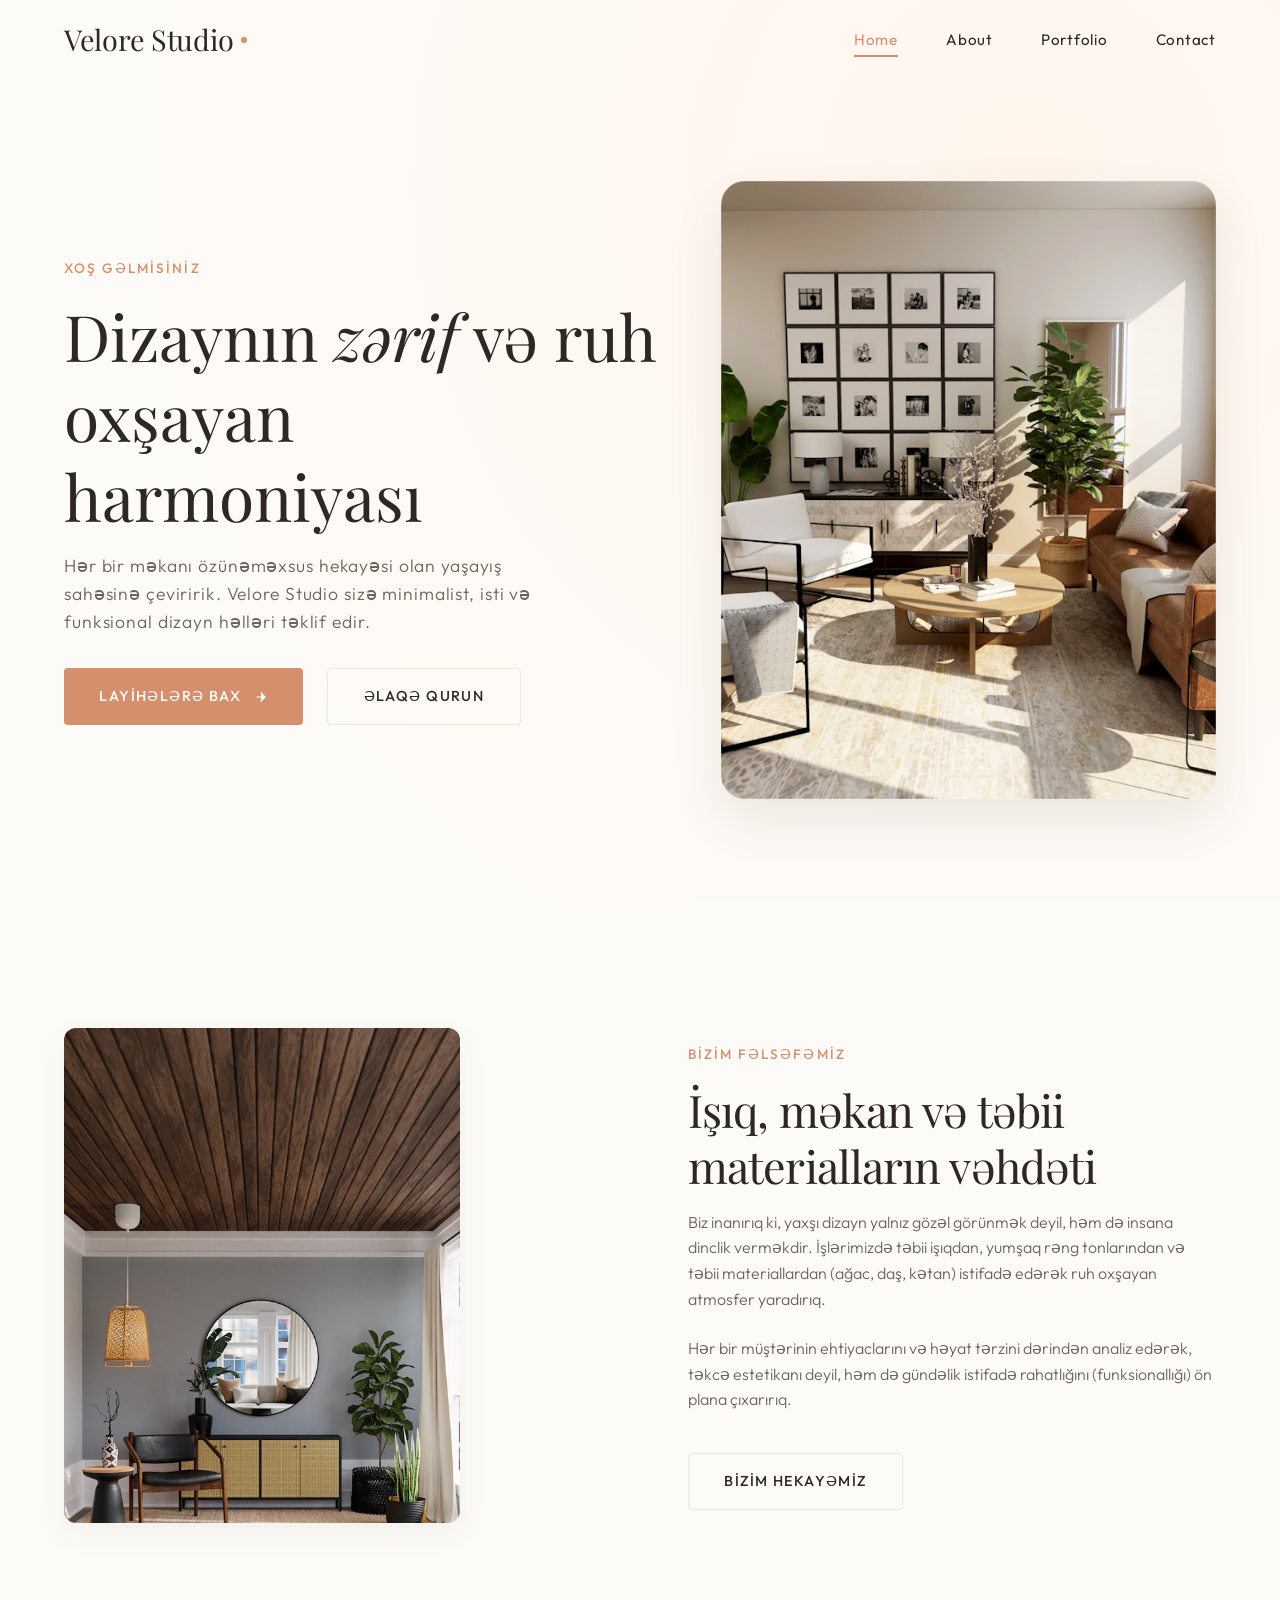
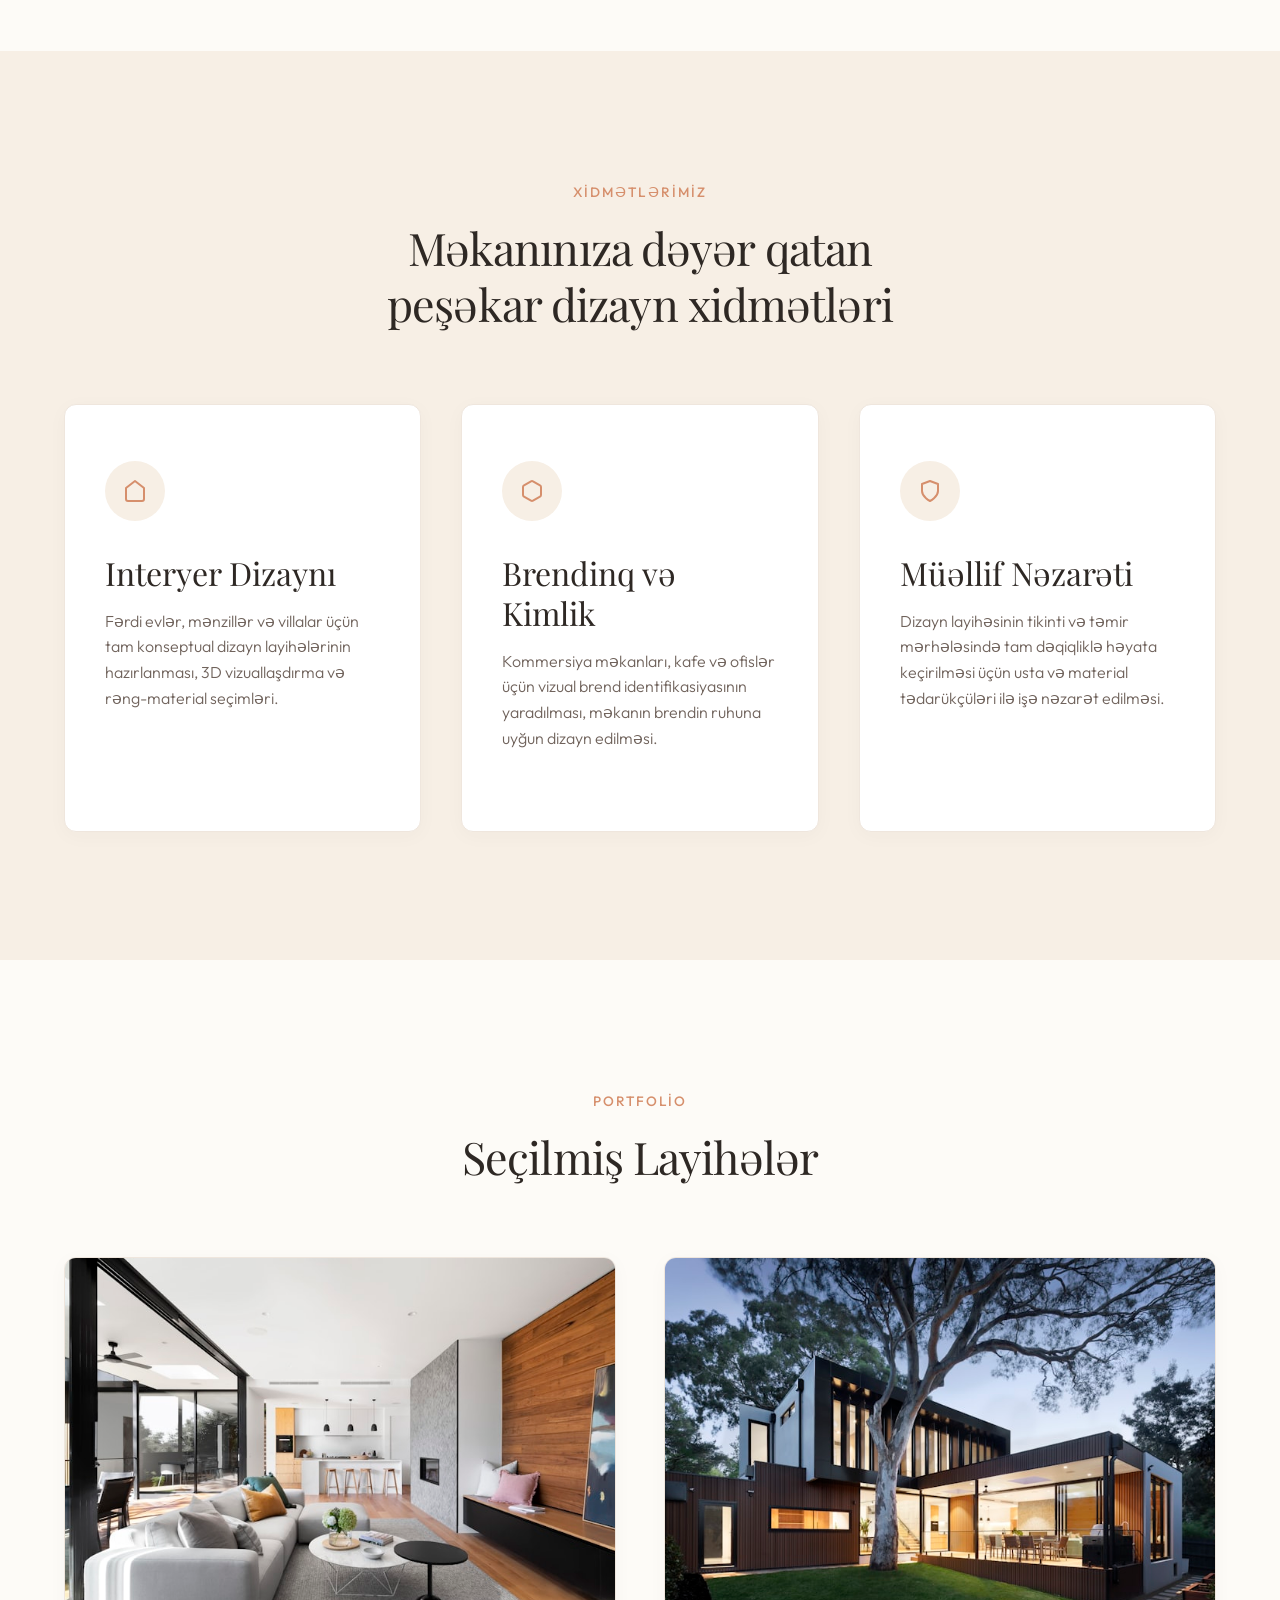
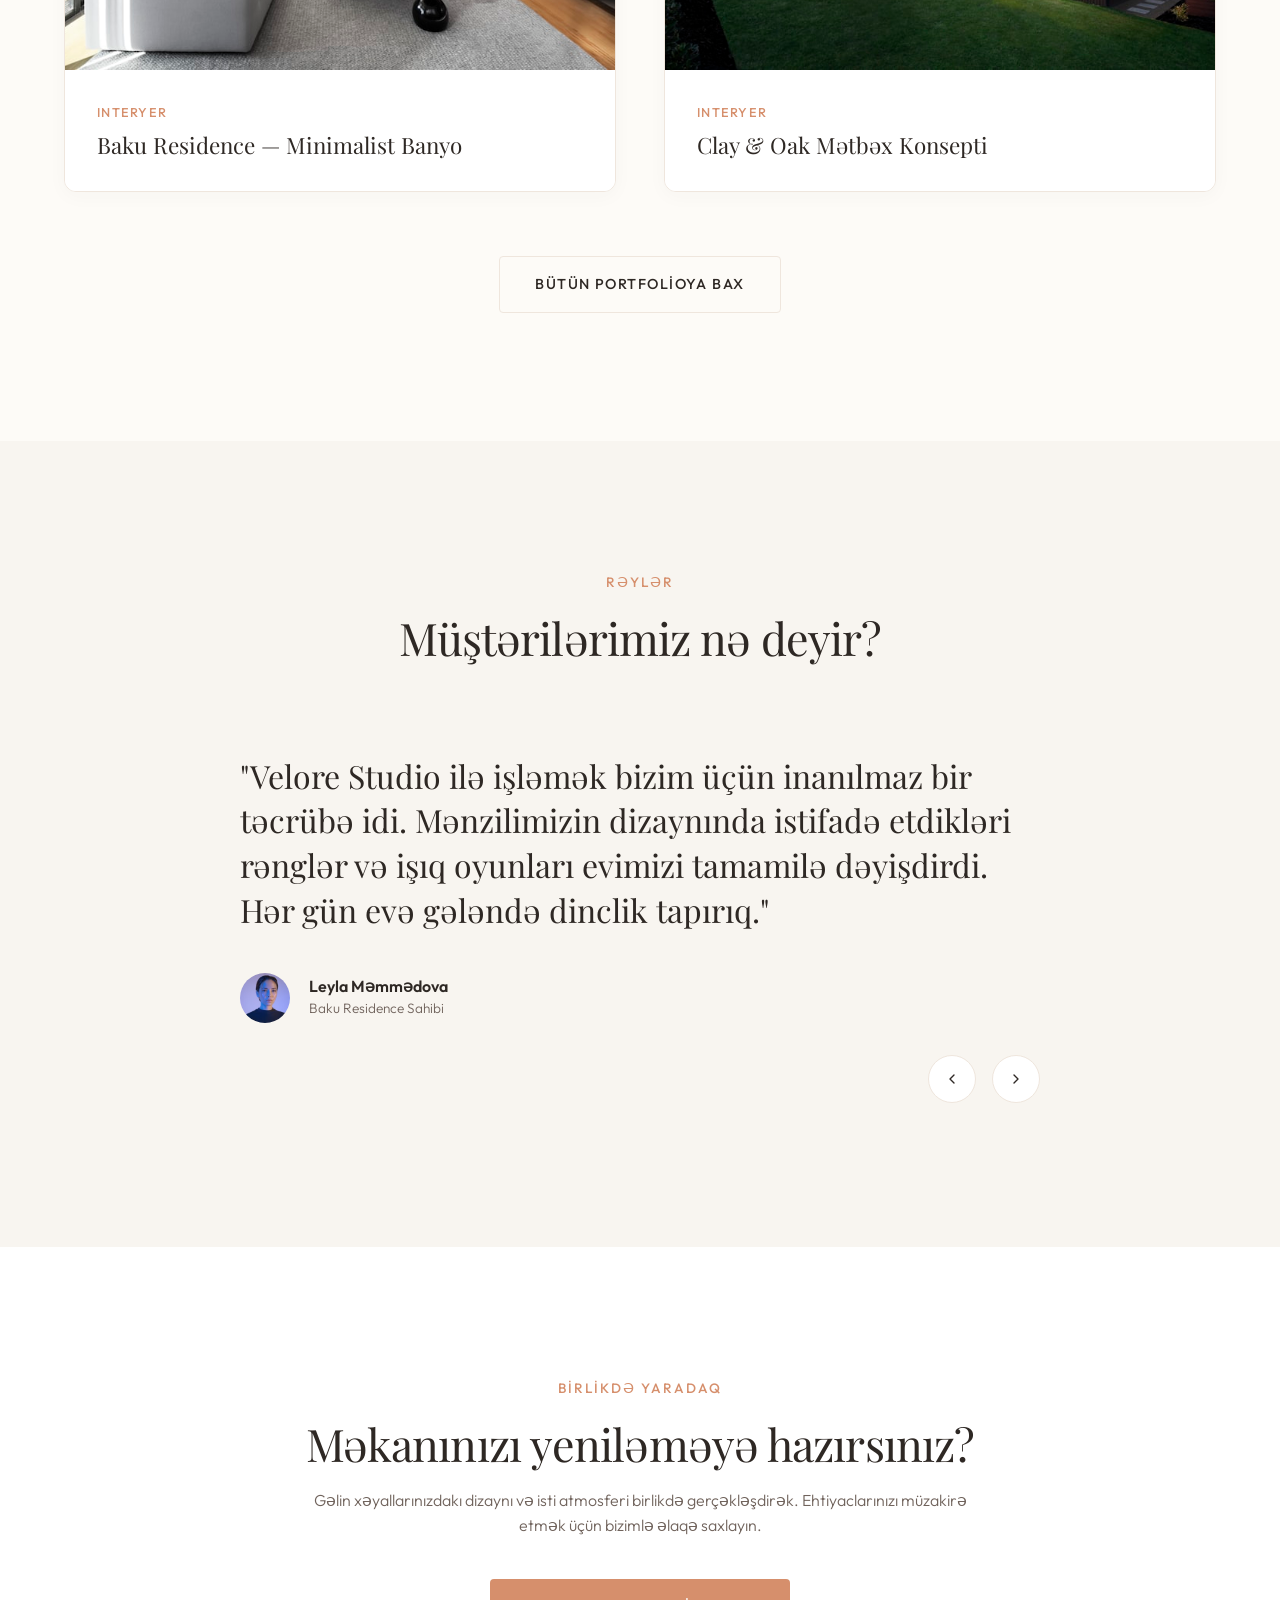
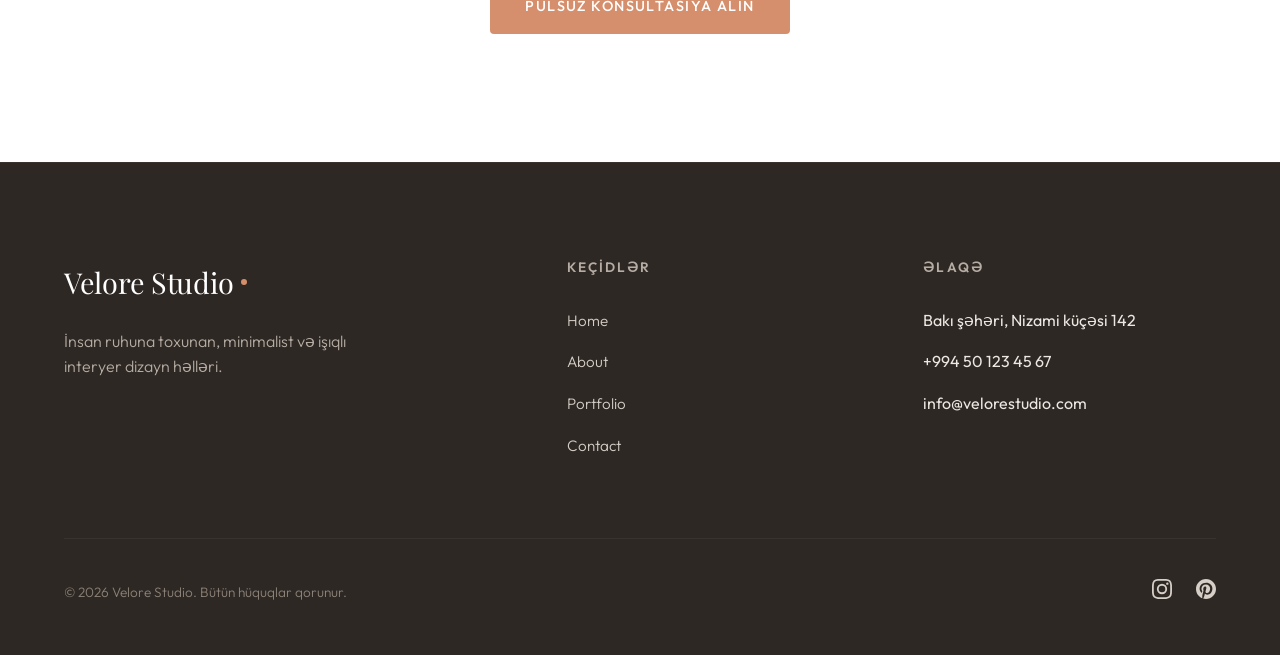
<file: index.html>
<!DOCTYPE html>
<html lang="az">
<head>
  <meta charset="UTF-8">
  <meta name="viewport" content="width=device-width, initial-scale=1.0">
  <title>Velore Studio | Interyer Dizaynı və Brend Təcrübəsi</title>
  <meta name="description" content="Velore Studio - İnsan yönümlü, müasir interyer dizaynı, memarlıq və brendinq xidmətləri.">
  <link rel="stylesheet" href="style.css">
</head>
<body>

  <!-- HEADER / NAVBAR -->
  <header>
    <div class="container navbar">
      <a href="index.html" class="logo" id="nav-logo">
        Velore Studio<span class="logo-dot"></span>
      </a>
      
      <!-- Desktop Links -->
      <ul class="nav-links">
        <li><a href="index.html" class="active" id="nav-home">Home</a></li>
        <li><a href="about.html" id="nav-about">About</a></li>
        <li><a href="portfolio.html" id="nav-portfolio">Portfolio</a></li>
        <li><a href="contact.html" id="nav-contact">Contact</a></li>
      </ul>

      <!-- Hamburger Menu Toggle -->
      <div class="menu-toggle" id="menu-toggle-btn">
        <span></span>
        <span></span>
        <span></span>
      </div>
    </div>
  </header>

  <!-- Mobile Drawer Menu -->
  <ul class="mobile-nav" id="mobile-nav-drawer">
    <li><a href="index.html" class="active" id="mob-home">Home</a></li>
    <li><a href="about.html" id="mob-about">About</a></li>
    <li><a href="portfolio.html" id="mob-portfolio">Portfolio</a></li>
    <li><a href="contact.html" id="mob-contact">Contact</a></li>
  </ul>

  <!-- MAIN CONTENT -->
  <main>
    <!-- HERO SECTION -->
    <section class="hero">
      <div class="container hero-grid">
        <div class="hero-content">
          <span class="section-tag">Xoş gəlmisiniz</span>
          <h1>Dizaynın <span class="serif-italic">zərif</span> və ruh oxşayan harmoniyası</h1>
          <p class="hero-subtitle">
            Hər bir məkanı özünəməxsus hekayəsi olan yaşayış sahəsinə çeviririk. Velore Studio sizə minimalist, isti və funksional dizayn həlləri təklif edir.
          </p>
          <div class="hero-buttons">
            <a href="portfolio.html" class="btn btn-primary" id="hero-btn-portfolio">
              Layihələrə Bax
              <svg class="btn-icon" viewBox="0 0 24 24"><path d="M5 12h14M12 5l7 7-7 7" stroke="currentColor" stroke-width="2" stroke-linecap="round" stroke-linejoin="round"/></svg>
            </a>
            <a href="contact.html" class="btn btn-outline" id="hero-btn-contact">Əlaqə Qurun</a>
          </div>
        </div>
        <div class="hero-image-wrapper">
          <img src="assets/hero.jpg" alt="Müasir minimalist qonaq otağı dizaynı">
        </div>
      </div>
    </section>

    <!-- PHILOSOPHY / ABOUT TEASER -->
    <section class="section">
      <div class="container philosophy-grid">
        <div class="philosophy-images">
          <div class="phil-img-1">
            <img src="assets/phil-1.jpg" alt="Yataq otağının estetika detalları">
          </div>
        </div>
        <div class="philosophy-content">
          <span class="section-tag">Bizim Fəlsəfəmiz</span>
          <h2>İşıq, məkan və təbii materialların vəhdəti</h2>
          <p>
            Biz inanırıq ki, yaxşı dizayn yalnız gözəl görünmək deyil, həm də insana dinclik verməkdir. İşlərimizdə təbii işıqdan, yumşaq rəng tonlarından və təbii materiallardan (ağac, daş, kətan) istifadə edərək ruh oxşayan atmosfer yaradırıq.
          </p>
          <p>
            Hər bir müştərinin ehtiyaclarını və həyat tərzini dərindən analiz edərək, təkcə estetikanı deyil, həm də gündəlik istifadə rahatlığını (funksionallığı) ön plana çıxarırıq.
          </p>
          <a href="about.html" class="btn btn-outline" style="margin-top: 1rem;" id="phil-read-more">Bizim hekayəmiz</a>
        </div>
      </div>
    </section>

    <!-- SERVICES SECTION -->
    <section class="section bg-light">
      <div class="container">
        <div class="section-header">
          <span class="section-tag">Xidmətlərimiz</span>
          <h2>Məkanınıza dəyər qatan peşəkar dizayn xidmətləri</h2>
        </div>
        <div class="services-grid">
          <!-- Service 1 -->
          <div class="service-card">
            <div class="service-icon-wrapper">
              <svg viewBox="0 0 24 24"><path d="M3 9l9-7 9 7v11a2 2 0 0 1-2 2H5a2 2 0 0 1-2-2z" stroke="currentColor" stroke-width="2" stroke-linecap="round" stroke-linejoin="round" fill="none"/></svg>
            </div>
            <h3>Interyer Dizaynı</h3>
            <p>Fərdi evlər, mənzillər və villalar üçün tam konseptual dizayn layihələrinin hazırlanması, 3D vizuallaşdırma və rəng-material seçimləri.</p>
          </div>
          <!-- Service 2 -->
          <div class="service-card">
            <div class="service-icon-wrapper">
              <svg viewBox="0 0 24 24"><path d="M21 16V8a2 2 0 0 0-1-1.73l-7-4a2 2 0 0 0-2 0l-7 4A2 2 0 0 0 3 8v8a2 2 0 0 0 1 1.73l7 4a2 2 0 0 0 2 0l7-4A2 2 0 0 0 21 16z" stroke="currentColor" stroke-width="2" stroke-linecap="round" stroke-linejoin="round" fill="none"/></svg>
            </div>
            <h3>Brendinq və Kimlik</h3>
            <p>Kommersiya məkanları, kafe və ofislər üçün vizual brend identifikasiyasının yaradılması, məkanın brendin ruhuna uyğun dizayn edilməsi.</p>
          </div>
          <!-- Service 3 -->
          <div class="service-card">
            <div class="service-icon-wrapper">
              <svg viewBox="0 0 24 24"><path d="M12 22s8-4 8-10V5l-8-3-8 3v7c0 6 8 10 8 10z" stroke="currentColor" stroke-width="2" stroke-linecap="round" stroke-linejoin="round" fill="none"/></svg>
            </div>
            <h3>Müəllif Nəzarəti</h3>
            <p>Dizayn layihəsinin tikinti və təmir mərhələsində tam dəqiqliklə həyata keçirilməsi üçün usta və material tədarükçüləri ilə işə nəzarət edilməsi.</p>
          </div>
        </div>
      </div>
    </section>

    <!-- SELECTED PORTFOLIO PREVIEW -->
    <section class="section">
      <div class="container">
        <div class="section-header">
          <span class="section-tag">Portfolio</span>
          <h2>Seçilmiş Layihələr</h2>
        </div>
        <div class="portfolio-grid" style="margin-bottom: 4rem;">
          <!-- Project 1 -->
          <a href="portfolio.html" class="portfolio-item" id="home-proj-1">
            <div class="portfolio-img-box">
              <img src="assets/project-1.jpg" alt="Minimalist Modern Hamam Dizaynı">
            </div>
            <div class="portfolio-info">
              <div class="portfolio-cat">Interyer</div>
              <h3>Baku Residence — Minimalist Banyo</h3>
            </div>
          </a>
          <!-- Project 2 -->
          <a href="portfolio.html" class="portfolio-item" id="home-proj-2">
            <div class="portfolio-img-box">
              <img src="assets/project-2.jpg" alt="Zərif İsti Mətbəx Dizaynı">
            </div>
            <div class="portfolio-info">
              <div class="portfolio-cat">Interyer</div>
              <h3>Clay & Oak Mətbəx Konsepti</h3>
            </div>
          </a>
        </div>
        <div style="text-align: center;">
          <a href="portfolio.html" class="btn btn-outline" id="home-portfolio-more">Bütün Portfolioya Bax</a>
        </div>
      </div>
    </section>

    <!-- TESTIMONIALS SLIDER SECTION -->
    <section class="section testimonials-section">
      <div class="container">
        <div class="section-header">
          <span class="section-tag">Rəylər</span>
          <h2>Müştərilərimiz nə deyir?</h2>
        </div>
        <div class="slider-container">
          <div class="testimonials-slider">
            <!-- Slide 1 -->
            <div class="testimonial-slide active">
              <div class="testimonial-quote">
                "Velore Studio ilə işləmək bizim üçün inanılmaz bir təcrübə idi. Mənzilimizin dizaynında istifadə etdikləri rənglər və işıq oyunları evimizi tamamilə dəyişdirdi. Hər gün evə gələndə dinclik tapırıq."
              </div>
              <div class="testimonial-author">
                <div class="author-img">
                  <img src="assets/avatar-1.jpg" alt="Leyla Məmmədova">
                </div>
                <div class="author-info">
                  <h4>Leyla Məmmədova</h4>
                  <p>Baku Residence Sahibi</p>
                </div>
              </div>
            </div>
            <!-- Slide 2 -->
            <div class="testimonial-slide">
              <div class="testimonial-quote">
                "Yeni açdığımız minimalist kafenin həm brendinqini, həm də interyerini Velore Studio-ya həvalə etdik. Müştərilərimizdən hər gün dizayn haqqında xoş sözlər eşidirik. Peşəkar və gülərüz komandadır!"
              </div>
              <div class="testimonial-author">
                <div class="author-img">
                  <img src="assets/avatar-2.jpg" alt="Fərid Əliyev">
                </div>
                <div class="author-info">
                  <h4>Fərid Əliyev</h4>
                  <p>"Clay & Oak" Kafesinin Təsisçisi</p>
                </div>
              </div>
            </div>
            <!-- Slide 3 -->
            <div class="testimonial-slide">
              <div class="testimonial-quote">
                "İş fəlsəfələrinə və detallara olan diqqətlərinə heyran qaldım. Təmir prosesində göstərdikləri müəllif nəzarəti sayəsində hər şey tam çertyojdakı kimi həyata keçirildi. Hər kəsə tövsiyə edirəm."
              </div>
              <div class="testimonial-author">
                <div class="author-img">
                  <img src="assets/avatar-3.jpg" alt="Nigar Həsənova">
                </div>
                <div class="author-info">
                  <h4>Nigar Həsənova</h4>
                  <p>Müstəqil Layihə Rəhbəri</p>
                </div>
              </div>
            </div>
          </div>
          
          <div class="slider-controls">
            <button class="slider-btn prev" aria-label="Əvvəlki rəy" id="slider-btn-prev">
              <svg viewBox="0 0 24 24"><path d="M15 18l-6-6 6-6" stroke="currentColor" stroke-width="2" stroke-linecap="round" stroke-linejoin="round" fill="none"/></svg>
            </button>
            <button class="slider-btn next" aria-label="Növbəti rəy" id="slider-btn-next">
              <svg viewBox="0 0 24 24"><path d="M9 18l6-6-6-6" stroke="currentColor" stroke-width="2" stroke-linecap="round" stroke-linejoin="round" fill="none"/></svg>
            </button>
          </div>
        </div>
      </div>
    </section>

    <!-- CALL TO ACTION (CTA) -->
    <section class="section" style="background-color: var(--color-surface); text-align: center;">
      <div class="container" style="max-width: 700px;">
        <span class="section-tag">Birlikdə Yaradaq</span>
        <h2>Məkanınızı yeniləməyə hazırsınız?</h2>
        <p style="margin-bottom: 2.5rem;">
          Gəlin xəyallarınızdakı dizaynı və isti atmosferi birlikdə gerçəkləşdirək. Ehtiyaclarınızı müzakirə etmək üçün bizimlə əlaqə saxlayın.
        </p>
        <a href="contact.html" class="btn btn-primary" id="cta-btn-contact">Pulsuz Konsultasiya Alın</a>
      </div>
    </section>
  </main>

  <!-- FOOTER -->
  <footer>
    <div class="container footer-grid">
      <div class="footer-brand">
        <a href="index.html" class="logo">
          Velore Studio<span class="logo-dot"></span>
        </a>
        <p>İnsan ruhuna toxunan, minimalist və işıqlı interyer dizayn həlləri.</p>
      </div>
      <div class="footer-col">
        <h4>Keçidlər</h4>
        <ul class="footer-links">
          <li><a href="index.html">Home</a></li>
          <li><a href="about.html">About</a></li>
          <li><a href="portfolio.html">Portfolio</a></li>
          <li><a href="contact.html">Contact</a></li>
        </ul>
      </div>
      <div class="footer-col">
        <h4>Əlaqə</h4>
        <ul class="footer-links">
          <li>Bakı şəhəri, Nizami küçəsi 142</li>
          <li>+994 50 123 45 67</li>
          <li>info@velorestudio.com</li>
        </ul>
      </div>
    </div>
    <div class="container footer-bottom">
      <p>&copy; 2026 Velore Studio. Bütün hüquqlar qorunur.</p>
      <div class="footer-socials">
        <a href="#" aria-label="Instagram">
          <svg style="width: 20px; height: 20px; fill: currentColor;" viewBox="0 0 24 24"><path d="M12 2.163c3.204 0 3.584.012 4.85.07 3.252.148 4.771 1.691 4.919 4.919.058 1.265.069 1.645.069 4.849 0 3.205-.012 3.584-.069 4.849-.149 3.225-1.664 4.771-4.919 4.919-1.266.058-1.644.07-4.85.07-3.204 0-3.584-.012-4.849-.07-3.26-.149-4.771-1.699-4.919-4.92-.058-1.265-.07-1.644-.07-4.849 0-3.204.013-3.583.07-4.849.149-3.227 1.664-4.771 4.919-4.919 1.266-.057 1.645-.069 4.849-.069zM12 0C8.741 0 8.333.014 7.053.072 2.695.272.273 2.69.073 7.051.014 8.333 0 8.741 0 12c0 3.259.014 3.668.072 4.948.2 4.358 2.618 6.78 6.98 6.98 1.281.058 1.689.072 4.948.072 3.259 0 3.668-.014 4.948-.072 4.354-.2 6.782-2.618 6.979-6.98.059-1.28.073-1.689.073-4.948 0-3.259-.014-3.667-.072-4.947-.196-4.354-2.617-6.78-6.979-6.98C15.668.014 15.259 0 12 0zm0 5.838a6.162 6.162 0 1 0 0 12.324 6.162 6.162 0 0 0 0-12.324zM12 16a4 4 0 1 1 0-8 4 4 0 0 1 0 8zm6.406-11.845a1.44 1.44 0 1 0 0 2.881 1.44 1.44 0 0 0 0-2.881z"/></svg>
        </a>
        <a href="#" aria-label="Pinterest">
          <svg style="width: 20px; height: 20px; fill: currentColor;" viewBox="0 0 24 24"><path d="M12 0C5.373 0 0 5.372 0 12c0 5.084 3.163 9.426 7.627 11.174-.105-.949-.2-2.405.042-3.441.218-.937 1.407-5.965 1.407-5.965s-.359-.719-.359-1.782c0-1.668.967-2.914 2.171-2.914 1.023 0 1.518.769 1.518 1.69 0 1.029-.655 2.568-.994 3.995-.283 1.194.599 2.169 1.777 2.169 2.133 0 3.772-2.249 3.772-5.495 0-2.873-2.064-4.882-5.012-4.882-3.414 0-5.418 2.561-5.418 5.207 0 1.031.397 2.138.893 2.738.098.119.112.224.083.345l-.333 1.36c-.053.22-.174.267-.402.161-1.499-.698-2.436-2.889-2.436-4.649 0-3.785 2.75-7.262 7.929-7.262 4.163 0 7.398 2.967 7.398 6.931 0 4.136-2.607 7.464-6.227 7.464-1.216 0-2.359-.631-2.75-1.378l-.748 2.853c-.271 1.043-1.002 2.35-1.492 3.146C9.57 23.812 10.763 24 12 24c6.627 0 12-5.373 12-12 0-6.628-5.373-12-12-12z"/></svg>
        </a>
      </div>
    </div>
  </footer>

  <script src="main.js"></script>
</body>
</html>
</file>
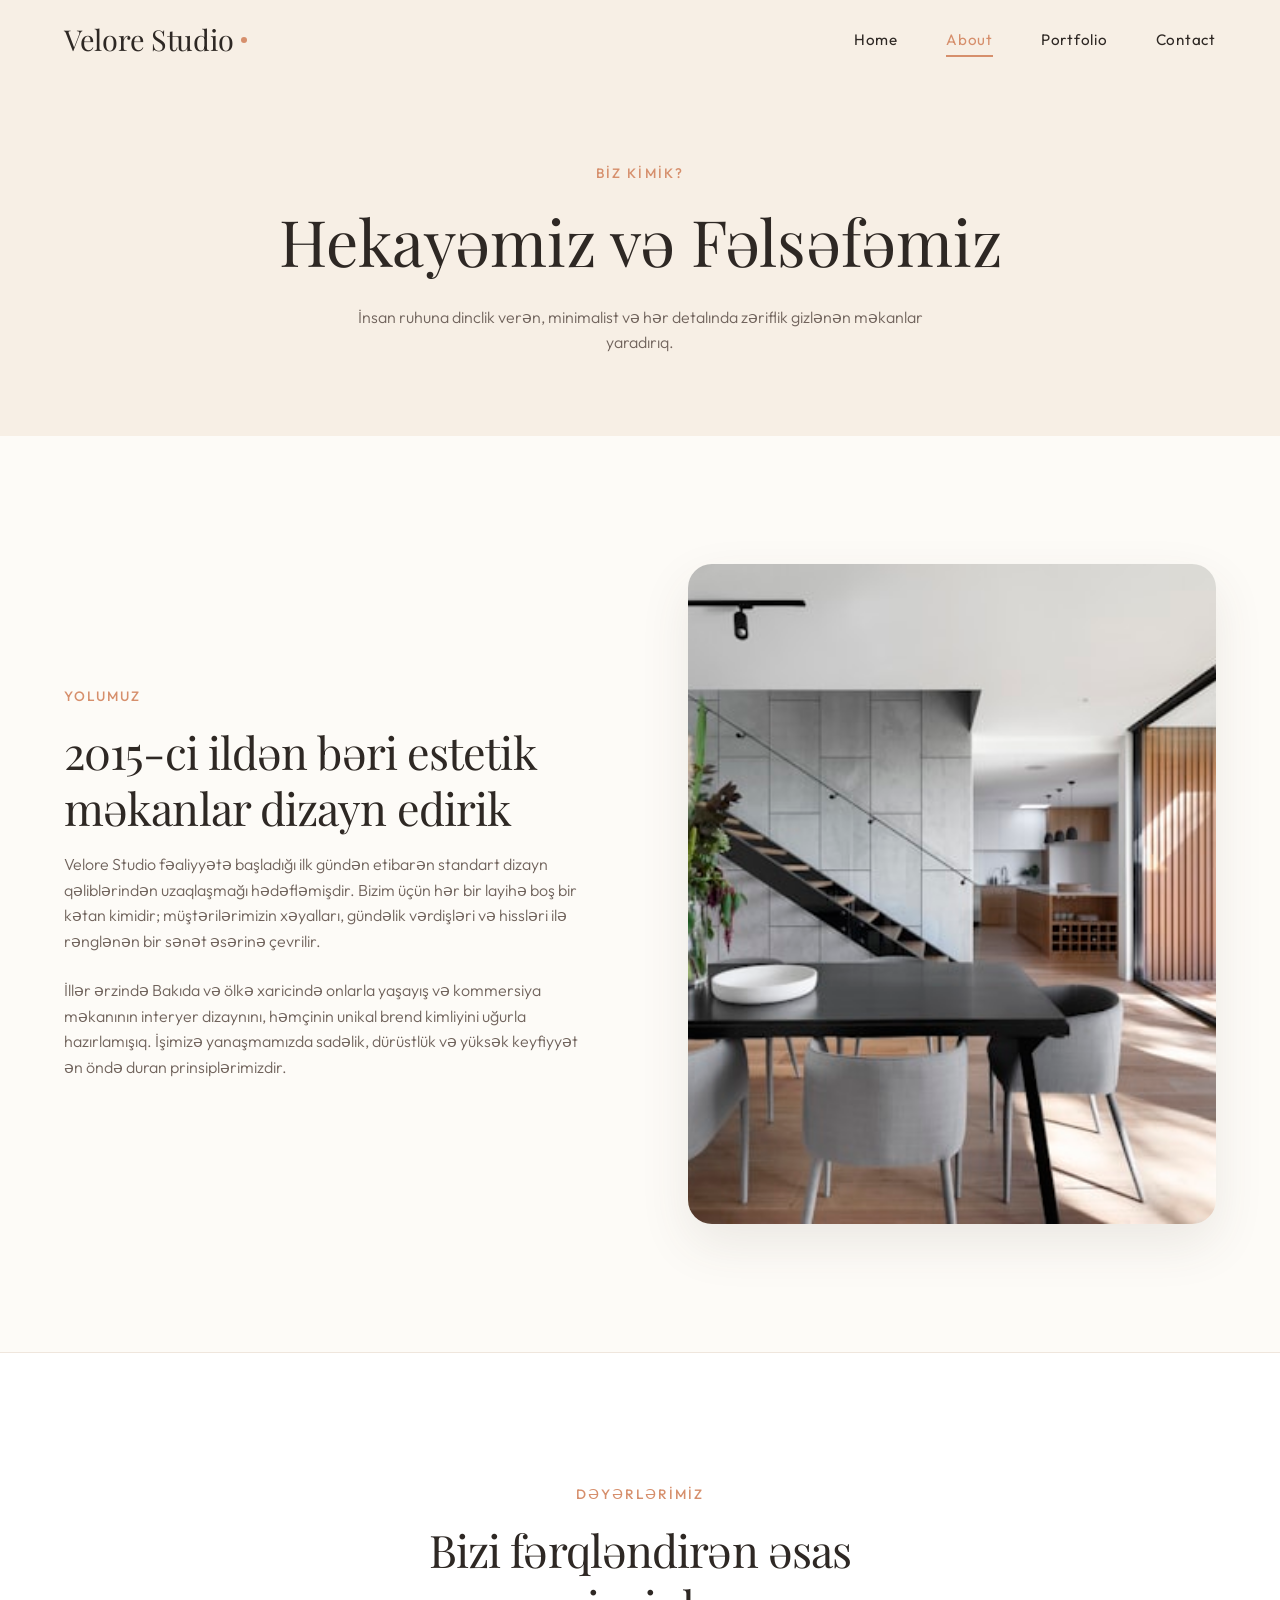
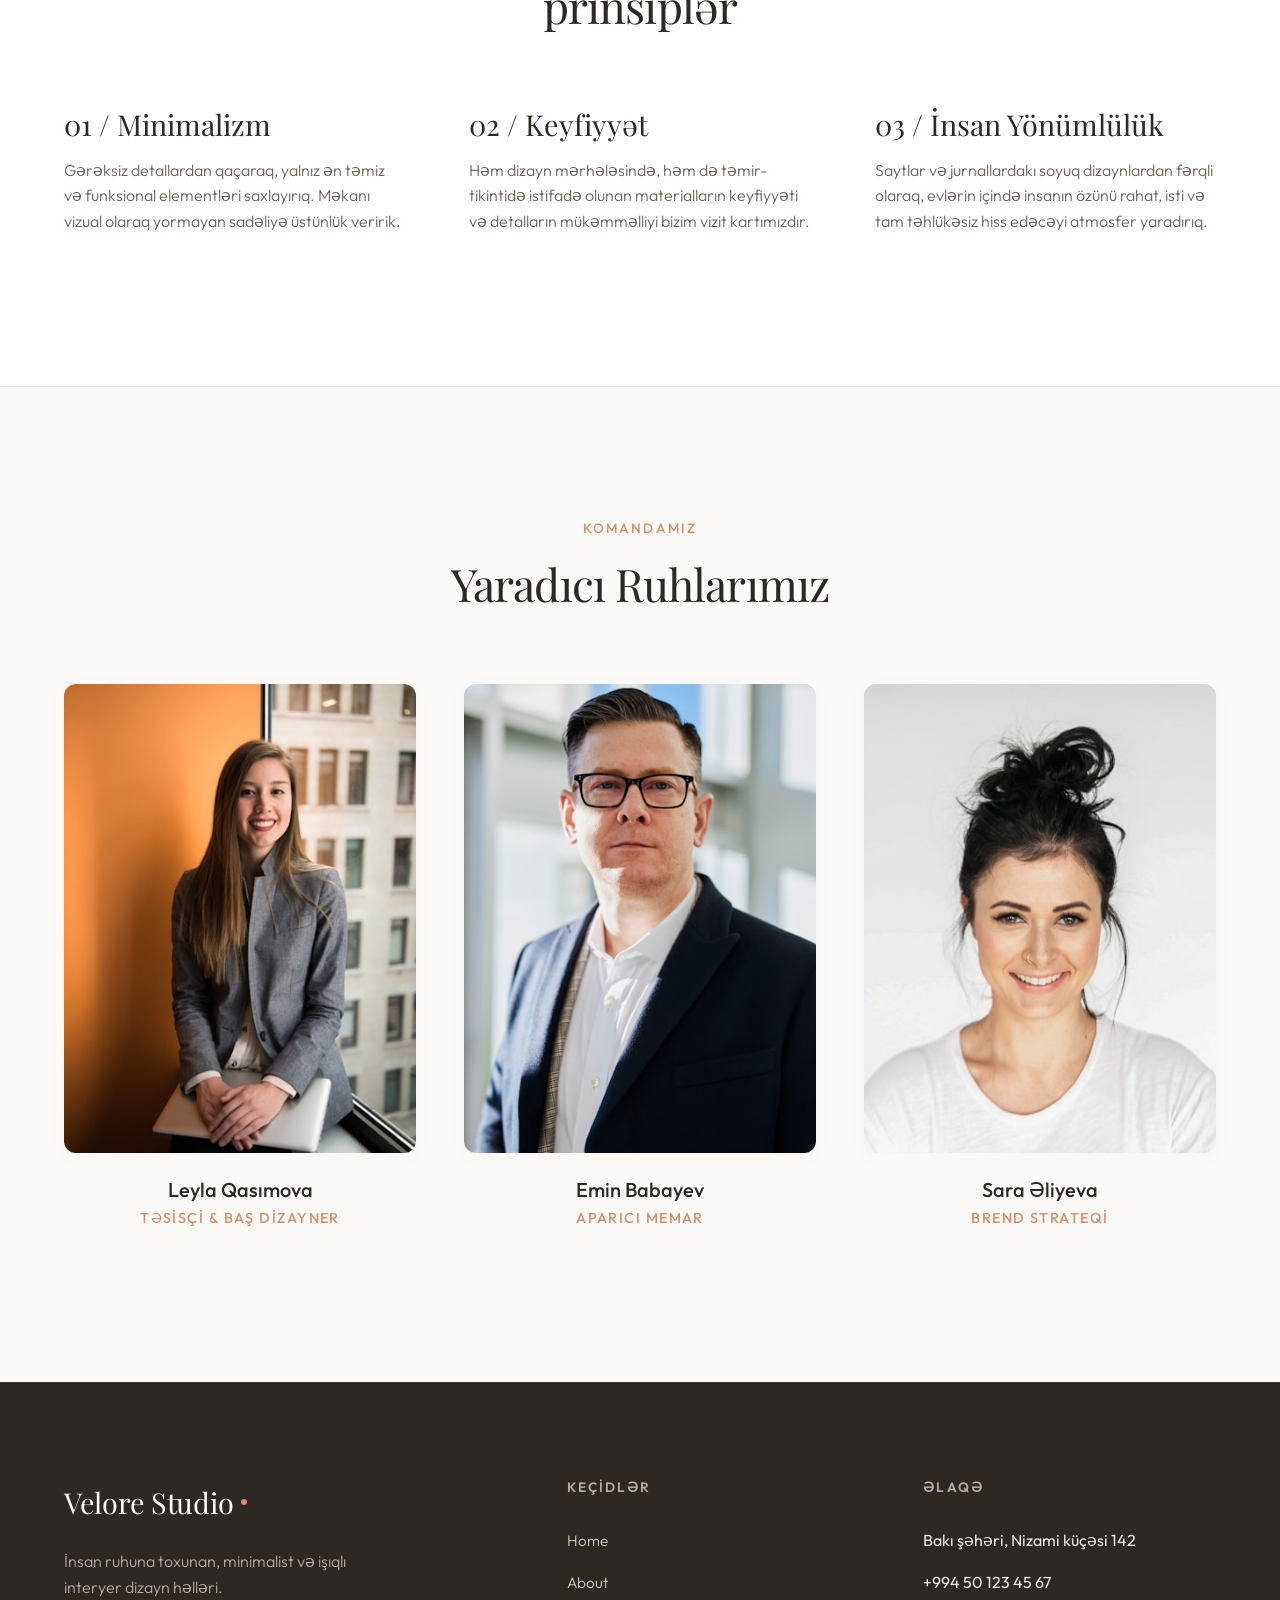
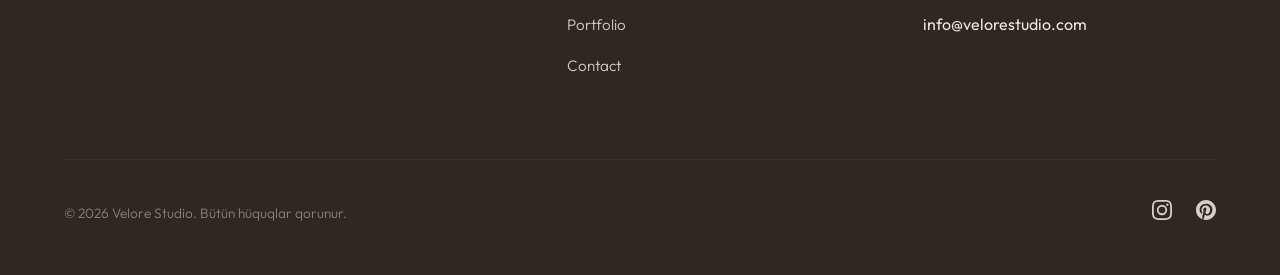
<file: about.html>
<!DOCTYPE html>
<html lang="az">
<head>
  <meta charset="UTF-8">
  <meta name="viewport" content="width=device-width, initial-scale=1.0">
  <title>Haqqımızda | Velore Studio</title>
  <meta name="description" content="Velore Studio haqqında ətraflı məlumat, hekayəmiz, dəyərlərimiz və yaradıcı komandamız.">
  <link rel="stylesheet" href="style.css">
</head>
<body>

  <!-- HEADER / NAVBAR -->
  <header>
    <div class="container navbar">
      <a href="index.html" class="logo" id="nav-logo">
        Velore Studio<span class="logo-dot"></span>
      </a>
      
      <!-- Desktop Links -->
      <ul class="nav-links">
        <li><a href="index.html" id="nav-home">Home</a></li>
        <li><a href="about.html" class="active" id="nav-about">About</a></li>
        <li><a href="portfolio.html" id="nav-portfolio">Portfolio</a></li>
        <li><a href="contact.html" id="nav-contact">Contact</a></li>
      </ul>

      <!-- Hamburger Menu Toggle -->
      <div class="menu-toggle" id="menu-toggle-btn">
        <span></span>
        <span></span>
        <span></span>
      </div>
    </div>
  </header>

  <!-- Mobile Drawer Menu -->
  <ul class="mobile-nav" id="mobile-nav-drawer">
    <li><a href="index.html" id="mob-home">Home</a></li>
    <li><a href="about.html" class="active" id="mob-about">About</a></li>
    <li><a href="portfolio.html" id="mob-portfolio">Portfolio</a></li>
    <li><a href="contact.html" id="mob-contact">Contact</a></li>
  </ul>

  <!-- MAIN CONTENT -->
  <main>
    <!-- ABOUT HERO -->
    <section class="about-hero">
      <div class="container">
        <span class="section-tag">Biz Kimik?</span>
        <h1>Hekayəmiz və Fəlsəfəmiz</h1>
        <p>İnsan ruhuna dinclik verən, minimalist və hər detalında zəriflik gizlənən məkanlar yaradırıq.</p>
      </div>
    </section>

    <!-- INTRO STORY SECTION -->
    <section class="section">
      <div class="container about-intro-grid">
        <div class="about-intro-content">
          <span class="section-tag">Yolumuz</span>
          <h2>2015-ci ildən bəri estetik məkanlar dizayn edirik</h2>
          <p>
            Velore Studio fəaliyyətə başladığı ilk gündən etibarən standart dizayn qəliblərindən uzaqlaşmağı hədəfləmişdir. Bizim üçün hər bir layihə boş bir kətan kimidir; müştərilərimizin xəyalları, gündəlik vərdişləri və hissləri ilə rənglənən bir sənət əsərinə çevrilir.
          </p>
          <p>
            İllər ərzində Bakıda və ölkə xaricində onlarla yaşayış və kommersiya məkanının interyer dizaynını, həmçinin unikal brend kimliyini uğurla hazırlamışıq. İşimizə yanaşmamızda sadəlik, dürüstlük və yüksək keyfiyyət ən öndə duran prinsiplərimizdir.
          </p>
        </div>
        <div class="about-intro-img">
          <img src="assets/about-intro.jpg" alt="Velore Studio ofis və dizayn masası">
        </div>
      </div>
    </section>

    <!-- VALUES SECTION -->
    <section class="section values-section">
      <div class="container">
        <div class="section-header">
          <span class="section-tag">Dəyərlərimiz</span>
          <h2>Bizi fərqləndirən əsas prinsiplər</h2>
        </div>
        <div class="values-grid">
          <!-- Value 1 -->
          <div class="value-item">
            <h3>01 / Minimalizm</h3>
            <p>Gərəksiz detallardan qaçaraq, yalnız ən təmiz və funksional elementləri saxlayırıq. Məkanı vizual olaraq yormayan sadəliyə üstünlük veririk.</p>
          </div>
          <!-- Value 2 -->
          <div class="value-item">
            <h3>02 / Keyfiyyət</h3>
            <p>Həm dizayn mərhələsində, həm də təmir-tikintidə istifadə olunan materialların keyfiyyəti və detalların mükəmməlliyi bizim vizit kartımızdır.</p>
          </div>
          <!-- Value 3 -->
          <div class="value-item">
            <h3>03 / İnsan Yönümlülük</h3>
            <p>Saytlar və jurnallardakı soyuq dizaynlardan fərqli olaraq, evlərin içində insanın özünü rahat, isti və tam təhlükəsiz hiss edəcəyi atmosfer yaradırıq.</p>
          </div>
        </div>
      </div>
    </section>

    <!-- TEAM SECTION -->
    <section class="section">
      <div class="container">
        <div class="section-header">
          <span class="section-tag">Komandamız</span>
          <h2>Yaradıcı Ruhlarımız</h2>
        </div>
        <div class="team-grid">
          <!-- Member 1 -->
          <div class="team-card">
            <div class="team-img-box">
              <img src="assets/team-1.jpg" alt="Leyla Qasımova">
            </div>
            <h3>Leyla Qasımova</h3>
            <p>Təsisçi & Baş Dizayner</p>
          </div>
          <!-- Member 2 -->
          <div class="team-card">
            <div class="team-img-box">
              <img src="assets/team-2.jpg" alt="Emin Babayev">
            </div>
            <h3>Emin Babayev</h3>
            <p>Aparıcı Memar</p>
          </div>
          <!-- Member 3 -->
          <div class="team-card">
            <div class="team-img-box">
              <img src="assets/team-3.jpg" alt="Sara Əliyeva">
            </div>
            <h3>Sara Əliyeva</h3>
            <p>Brend Strateqi</p>
          </div>
        </div>
      </div>
    </section>
  </main>

  <!-- FOOTER -->
  <footer>
    <div class="container footer-grid">
      <div class="footer-brand">
        <a href="index.html" class="logo">
          Velore Studio<span class="logo-dot"></span>
        </a>
        <p>İnsan ruhuna toxunan, minimalist və işıqlı interyer dizayn həlləri.</p>
      </div>
      <div class="footer-col">
        <h4>Keçidlər</h4>
        <ul class="footer-links">
          <li><a href="index.html">Home</a></li>
          <li><a href="about.html">About</a></li>
          <li><a href="portfolio.html">Portfolio</a></li>
          <li><a href="contact.html">Contact</a></li>
        </ul>
      </div>
      <div class="footer-col">
        <h4>Əlaqə</h4>
        <ul class="footer-links">
          <li>Bakı şəhəri, Nizami küçəsi 142</li>
          <li>+994 50 123 45 67</li>
          <li>info@velorestudio.com</li>
        </ul>
      </div>
    </div>
    <div class="container footer-bottom">
      <p>&copy; 2026 Velore Studio. Bütün hüquqlar qorunur.</p>
      <div class="footer-socials">
        <a href="#" aria-label="Instagram">
          <svg style="width: 20px; height: 20px; fill: currentColor;" viewBox="0 0 24 24"><path d="M12 2.163c3.204 0 3.584.012 4.85.07 3.252.148 4.771 1.691 4.919 4.919.058 1.265.069 1.645.069 4.849 0 3.205-.012 3.584-.069 4.849-.149 3.225-1.664 4.771-4.919 4.919-1.266.058-1.644.07-4.85.07-3.204 0-3.584-.012-4.849-.07-3.26-.149-4.771-1.699-4.919-4.92-.058-1.265-.07-1.644-.07-4.849 0-3.204.013-3.583.07-4.849.149-3.227 1.664-4.771 4.919-4.919 1.266-.057 1.645-.069 4.849-.069zM12 0C8.741 0 8.333.014 7.053.072 2.695.272.273 2.69.073 7.051.014 8.333 0 8.741 0 12c0 3.259.014 3.668.072 4.948.2 4.358 2.618 6.78 6.98 6.98 1.281.058 1.689.072 4.948.072 3.259 0 3.668-.014 4.948-.072 4.354-.2 6.782-2.618 6.979-6.98.059-1.28.073-1.689.073-4.948 0-3.259-.014-3.667-.072-4.947-.196-4.354-2.617-6.78-6.979-6.98C15.668.014 15.259 0 12 0zm0 5.838a6.162 6.162 0 1 0 0 12.324 6.162 6.162 0 0 0 0-12.324zM12 16a4 4 0 1 1 0-8 4 4 0 0 1 0 8zm6.406-11.845a1.44 1.44 0 1 0 0 2.881 1.44 1.44 0 0 0 0-2.881z"/></svg>
        </a>
        <a href="#" aria-label="Pinterest">
          <svg style="width: 20px; height: 20px; fill: currentColor;" viewBox="0 0 24 24"><path d="M12 0C5.373 0 0 5.372 0 12c0 5.084 3.163 9.426 7.627 11.174-.105-.949-.2-2.405.042-3.441.218-.937 1.407-5.965 1.407-5.965s-.359-.719-.359-1.782c0-1.668.967-2.914 2.171-2.914 1.023 0 1.518.769 1.518 1.69 0 1.029-.655 2.568-.994 3.995-.283 1.194.599 2.169 1.777 2.169 2.133 0 3.772-2.249 3.772-5.495 0-2.873-2.064-4.882-5.012-4.882-3.414 0-5.418 2.561-5.418 5.207 0 1.031.397 2.138.893 2.738.098.119.112.224.083.345l-.333 1.36c-.053.22-.174.267-.402.161-1.499-.698-2.436-2.889-2.436-4.649 0-3.785 2.75-7.262 7.929-7.262 4.163 0 7.398 2.967 7.398 6.931 0 4.136-2.607 7.464-6.227 7.464-1.216 0-2.359-.631-2.75-1.378l-.748 2.853c-.271 1.043-1.002 2.35-1.492 3.146C9.57 23.812 10.763 24 12 24c6.627 0 12-5.373 12-12 0-6.628-5.373-12-12-12z"/></svg>
        </a>
      </div>
    </div>
  </footer>

  <script src="main.js"></script>
</body>
</html>
</file>
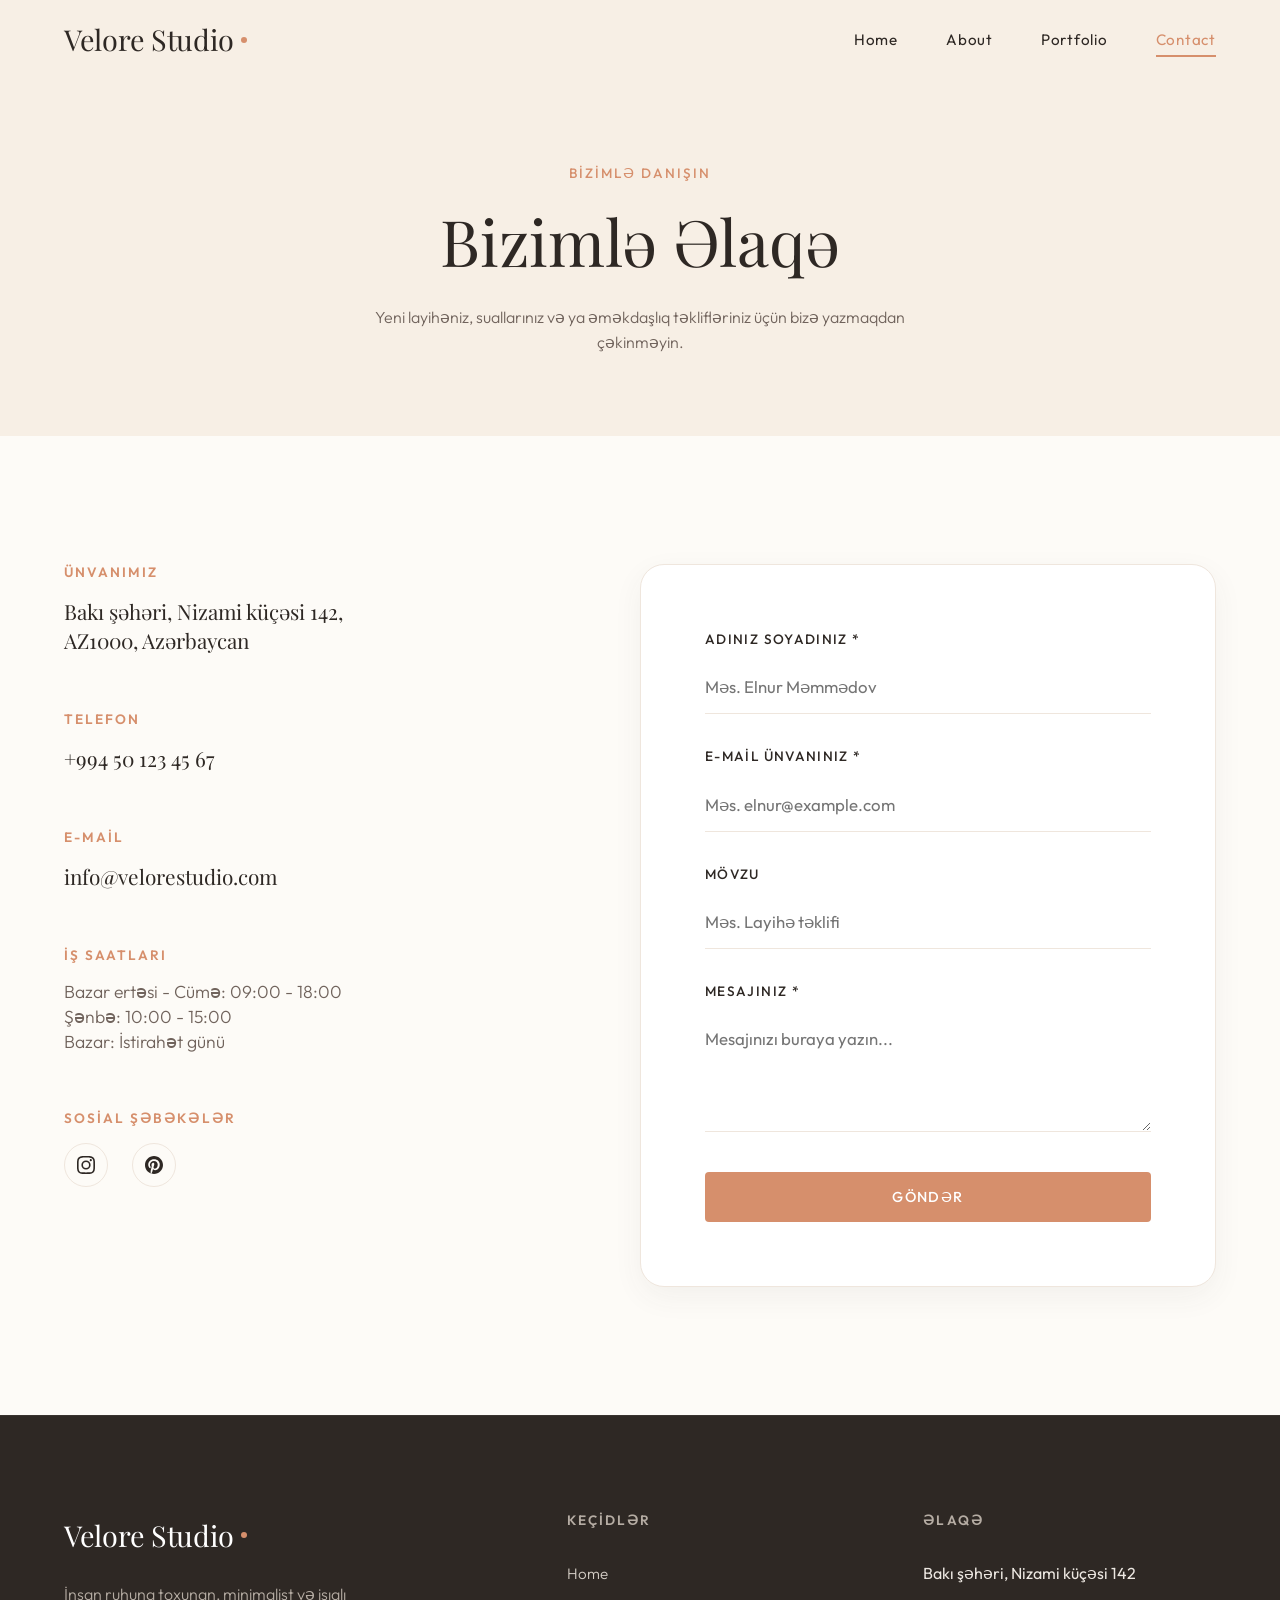
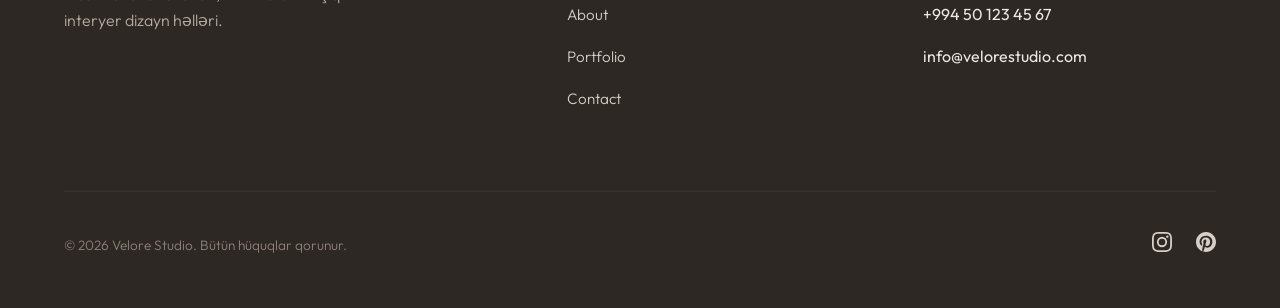
<file: contact.html>
<!DOCTYPE html>
<html lang="az">
<head>
  <meta charset="UTF-8">
  <meta name="viewport" content="width=device-width, initial-scale=1.0">
  <title>Əlaqə | Velore Studio</title>
  <meta name="description" content="Velore Studio ilə əlaqə saxlayın. Ünvan, telefon, e-mail və əlaqə forması.">
  <link rel="stylesheet" href="style.css">
</head>
<body>

  <!-- HEADER / NAVBAR -->
  <header>
    <div class="container navbar">
      <a href="index.html" class="logo" id="nav-logo">
        Velore Studio<span class="logo-dot"></span>
      </a>
      
      <!-- Desktop Links -->
      <ul class="nav-links">
        <li><a href="index.html" id="nav-home">Home</a></li>
        <li><a href="about.html" id="nav-about">About</a></li>
        <li><a href="portfolio.html" id="nav-portfolio">Portfolio</a></li>
        <li><a href="contact.html" class="active" id="nav-contact">Contact</a></li>
      </ul>

      <!-- Hamburger Menu Toggle -->
      <div class="menu-toggle" id="menu-toggle-btn">
        <span></span>
        <span></span>
        <span></span>
      </div>
    </div>
  </header>

  <!-- Mobile Drawer Menu -->
  <ul class="mobile-nav" id="mobile-nav-drawer">
    <li><a href="index.html" id="mob-home">Home</a></li>
    <li><a href="about.html" id="mob-about">About</a></li>
    <li><a href="portfolio.html" id="mob-portfolio">Portfolio</a></li>
    <li><a href="contact.html" class="active" id="mob-contact">Contact</a></li>
  </ul>

  <!-- MAIN CONTENT -->
  <main>
    <!-- CONTACT HERO -->
    <section class="about-hero">
      <div class="container">
        <span class="section-tag">Bizimlə Danışın</span>
        <h1>Bizimlə Əlaqə</h1>
        <p>Yeni layihəniz, suallarınız və ya əməkdaşlıq təklifləriniz üçün bizə yazmaqdan çəkinməyin.</p>
      </div>
    </section>

    <!-- CONTACT GRID & FORM -->
    <section class="section">
      <div class="container contact-grid">
        <!-- Contact Details -->
        <div class="contact-info-panel">
          <div class="contact-info-group">
            <h3>Ünvanımız</h3>
            <p>Bakı şəhəri, Nizami küçəsi 142,<br>AZ1000, Azərbaycan</p>
          </div>

          <div class="contact-info-group">
            <h3>Telefon</h3>
            <p><a href="tel:+994501234567">+994 50 123 45 67</a></p>
          </div>

          <div class="contact-info-group">
            <h3>E-mail</h3>
            <p><a href="mailto:info@velorestudio.com">info@velorestudio.com</a></p>
          </div>

          <div class="contact-info-group">
            <h3>İş Saatları</h3>
            <p style="font-family: var(--font-sans); font-size: 1.1rem; color: var(--color-secondary);">
              Bazar ertəsi - Cümə: 09:00 - 18:00<br>
              Şənbə: 10:00 - 15:00<br>
              Bazar: İstirahət günü
            </p>
          </div>

          <div class="contact-info-group">
            <h3>Sosial Şəbəkələr</h3>
            <ul class="social-links">
              <li>
                <a href="#" class="social-link" aria-label="Instagram">
                  <svg viewBox="0 0 24 24"><path d="M12 2.163c3.204 0 3.584.012 4.85.07 3.252.148 4.771 1.691 4.919 4.919.058 1.265.069 1.645.069 4.849 0 3.205-.012 3.584-.069 4.849-.149 3.225-1.664 4.771-4.919 4.919-1.266.058-1.644.07-4.85.07-3.204 0-3.584-.012-4.849-.07-3.26-.149-4.771-1.699-4.919-4.92-.058-1.265-.07-1.644-.07-4.849 0-3.204.013-3.583.07-4.849.149-3.227 1.664-4.771 4.919-4.919 1.266-.057 1.645-.069 4.849-.069zM12 0C8.741 0 8.333.014 7.053.072 2.695.272.273 2.69.073 7.051.014 8.333 0 8.741 0 12c0 3.259.014 3.668.072 4.948.2 4.358 2.618 6.78 6.98 6.98 1.281.058 1.689.072 4.948.072 3.259 0 3.668-.014 4.948-.072 4.354-.2 6.782-2.618 6.979-6.98.059-1.28.073-1.689.073-4.948 0-3.259-.014-3.667-.072-4.947-.196-4.354-2.617-6.78-6.979-6.98C15.668.014 15.259 0 12 0zm0 5.838a6.162 6.162 0 1 0 0 12.324 6.162 6.162 0 0 0 0-12.324zM12 16a4 4 0 1 1 0-8 4 4 0 0 1 0 8zm6.406-11.845a1.44 1.44 0 1 0 0 2.881 1.44 1.44 0 0 0 0-2.881z"/></svg>
                </a>
              </li>
              <li>
                <a href="#" class="social-link" aria-label="Pinterest">
                  <svg viewBox="0 0 24 24"><path d="M12 0C5.373 0 0 5.372 0 12c0 5.084 3.163 9.426 7.627 11.174-.105-.949-.2-2.405.042-3.441.218-.937 1.407-5.965 1.407-5.965s-.359-.719-.359-1.782c0-1.668.967-2.914 2.171-2.914 1.023 0 1.518.769 1.518 1.69 0 1.029-.655 2.568-.994 3.995-.283 1.194.599 2.169 1.777 2.169 2.133 0 3.772-2.249 3.772-5.495 0-2.873-2.064-4.882-5.012-4.882-3.414 0-5.418 2.561-5.418 5.207 0 1.031.397 2.138.893 2.738.098.119.112.224.083.345l-.333 1.36c-.053.22-.174.267-.402.161-1.499-.698-2.436-2.889-2.436-4.649 0-3.785 2.75-7.262 7.929-7.262 4.163 0 7.398 2.967 7.398 6.931 0 4.136-2.607 7.464-6.227 7.464-1.216 0-2.359-.631-2.75-1.378l-.748 2.853c-.271 1.043-1.002 2.35-1.492 3.146C9.57 23.812 10.763 24 12 24c6.627 0 12-5.373 12-12 0-6.628-5.373-12-12-12z"/></svg>
                </a>
              </li>
            </ul>
          </div>
        </div>

        <!-- Form Panel -->
        <div class="contact-form-panel">
          <form id="contact-form" novalidate>
            <div class="form-group">
              <label for="name">Adınız Soyadınız *</label>
              <input type="text" id="name" class="form-control" placeholder="Məs. Elnur Məmmədov" required>
            </div>
            
            <div class="form-group">
              <label for="email">E-mail Ünvanınız *</label>
              <input type="email" id="email" class="form-control" placeholder="Məs. elnur@example.com" required>
            </div>

            <div class="form-group">
              <label for="subject">Mövzu</label>
              <input type="text" id="subject" class="form-control" placeholder="Məs. Layihə təklifi">
            </div>

            <div class="form-group">
              <label for="message">Mesajınız *</label>
              <textarea id="message" class="form-control" placeholder="Mesajınızı buraya yazın..." required></textarea>
            </div>

            <button type="submit" class="btn btn-primary" style="width: 100%; justify-content: center;" id="form-submit-btn">Göndər</button>
            
            <div id="form-message" class="form-message"></div>
          </form>
        </div>
      </div>
    </section>
  </main>

  <!-- FOOTER -->
  <footer>
    <div class="container footer-grid">
      <div class="footer-brand">
        <a href="index.html" class="logo">
          Velore Studio<span class="logo-dot"></span>
        </a>
        <p>İnsan ruhuna toxunan, minimalist və işıqlı interyer dizayn həlləri.</p>
      </div>
      <div class="footer-col">
        <h4>Keçidlər</h4>
        <ul class="footer-links">
          <li><a href="index.html">Home</a></li>
          <li><a href="about.html">About</a></li>
          <li><a href="portfolio.html">Portfolio</a></li>
          <li><a href="contact.html">Contact</a></li>
        </ul>
      </div>
      <div class="footer-col">
        <h4>Əlaqə</h4>
        <ul class="footer-links">
          <li>Bakı şəhəri, Nizami küçəsi 142</li>
          <li>+994 50 123 45 67</li>
          <li>info@velorestudio.com</li>
        </ul>
      </div>
    </div>
    <div class="container footer-bottom">
      <p>&copy; 2026 Velore Studio. Bütün hüquqlar qorunur.</p>
      <div class="footer-socials">
        <a href="#" aria-label="Instagram">
          <svg style="width: 20px; height: 20px; fill: currentColor;" viewBox="0 0 24 24"><path d="M12 2.163c3.204 0 3.584.012 4.85.07 3.252.148 4.771 1.691 4.919 4.919.058 1.265.069 1.645.069 4.849 0 3.205-.012 3.584-.069 4.849-.149 3.225-1.664 4.771-4.919 4.919-1.266.058-1.644.07-4.85.07-3.204 0-3.584-.012-4.849-.07-3.26-.149-4.771-1.699-4.919-4.92-.058-1.265-.07-1.644-.07-4.849 0-3.204.013-3.583.07-4.849.149-3.227 1.664-4.771 4.919-4.919 1.266-.057 1.645-.069 4.849-.069zM12 0C8.741 0 8.333.014 7.053.072 2.695.272.273 2.69.073 7.051.014 8.333 0 8.741 0 12c0 3.259.014 3.668.072 4.948.2 4.358 2.618 6.78 6.98 6.98 1.281.058 1.689.072 4.948.072 3.259 0 3.668-.014 4.948-.072 4.354-.2 6.782-2.618 6.979-6.98.059-1.28.073-1.689.073-4.948 0-3.259-.014-3.667-.072-4.947-.196-4.354-2.617-6.78-6.979-6.98C15.668.014 15.259 0 12 0zm0 5.838a6.162 6.162 0 1 0 0 12.324 6.162 6.162 0 0 0 0-12.324zM12 16a4 4 0 1 1 0-8 4 4 0 0 1 0 8zm6.406-11.845a1.44 1.44 0 1 0 0 2.881 1.44 1.44 0 0 0 0-2.881z"/></svg>
        </a>
        <a href="#" aria-label="Pinterest">
          <svg style="width: 20px; height: 20px; fill: currentColor;" viewBox="0 0 24 24"><path d="M12 0C5.373 0 0 5.372 0 12c0 5.084 3.163 9.426 7.627 11.174-.105-.949-.2-2.405.042-3.441.218-.937 1.407-5.965 1.407-5.965s-.359-.719-.359-1.782c0-1.668.967-2.914 2.171-2.914 1.023 0 1.518.769 1.518 1.69 0 1.029-.655 2.568-.994 3.995-.283 1.194.599 2.169 1.777 2.169 2.133 0 3.772-2.249 3.772-5.495 0-2.873-2.064-4.882-5.012-4.882-3.414 0-5.418 2.561-5.418 5.207 0 1.031.397 2.138.893 2.738.098.119.112.224.083.345l-.333 1.36c-.053.22-.174.267-.402.161-1.499-.698-2.436-2.889-2.436-4.649 0-3.785 2.75-7.262 7.929-7.262 4.163 0 7.398 2.967 7.398 6.931 0 4.136-2.607 7.464-6.227 7.464-1.216 0-2.359-.631-2.75-1.378l-.748 2.853c-.271 1.043-1.002 2.35-1.492 3.146C9.57 23.812 10.763 24 12 24c6.627 0 12-5.373 12-12 0-6.628-5.373-12-12-12z"/></svg>
        </a>
      </div>
    </div>
  </footer>

  <script src="main.js"></script>
</body>
</html>
</file>
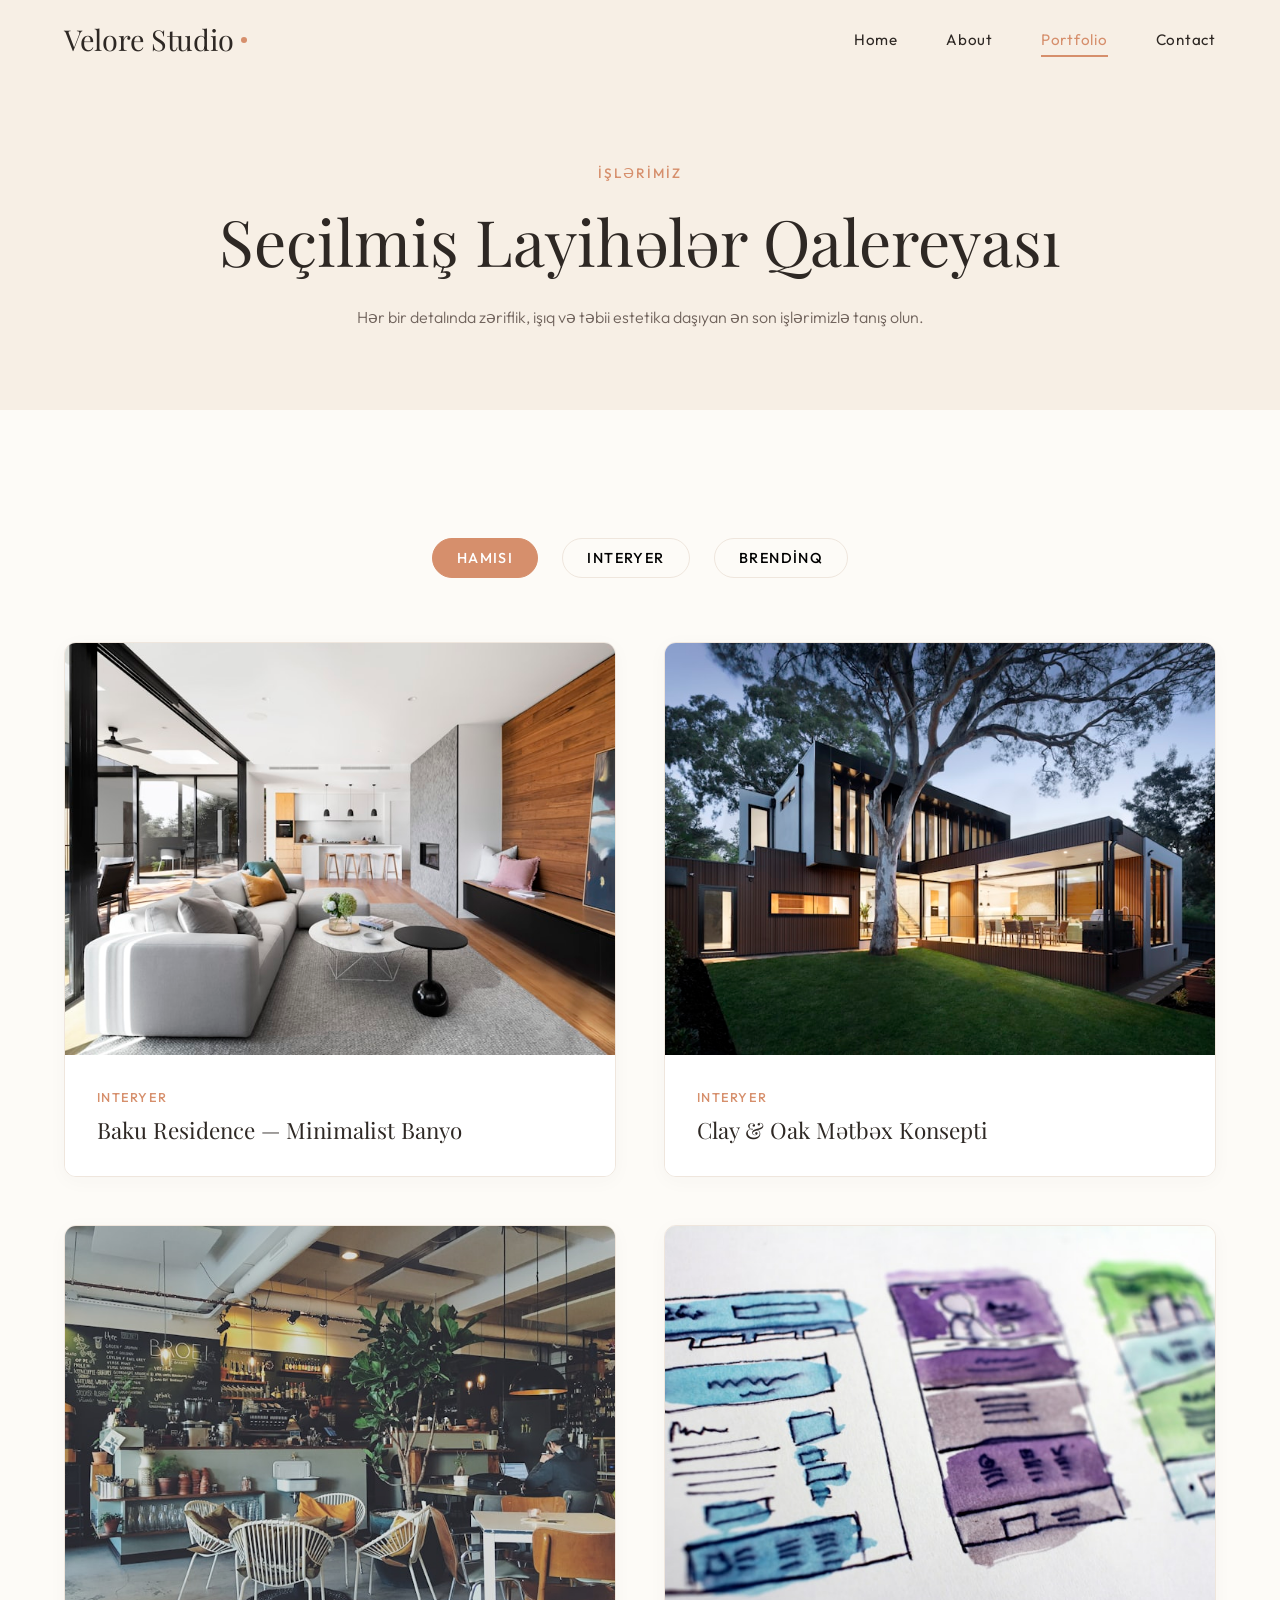
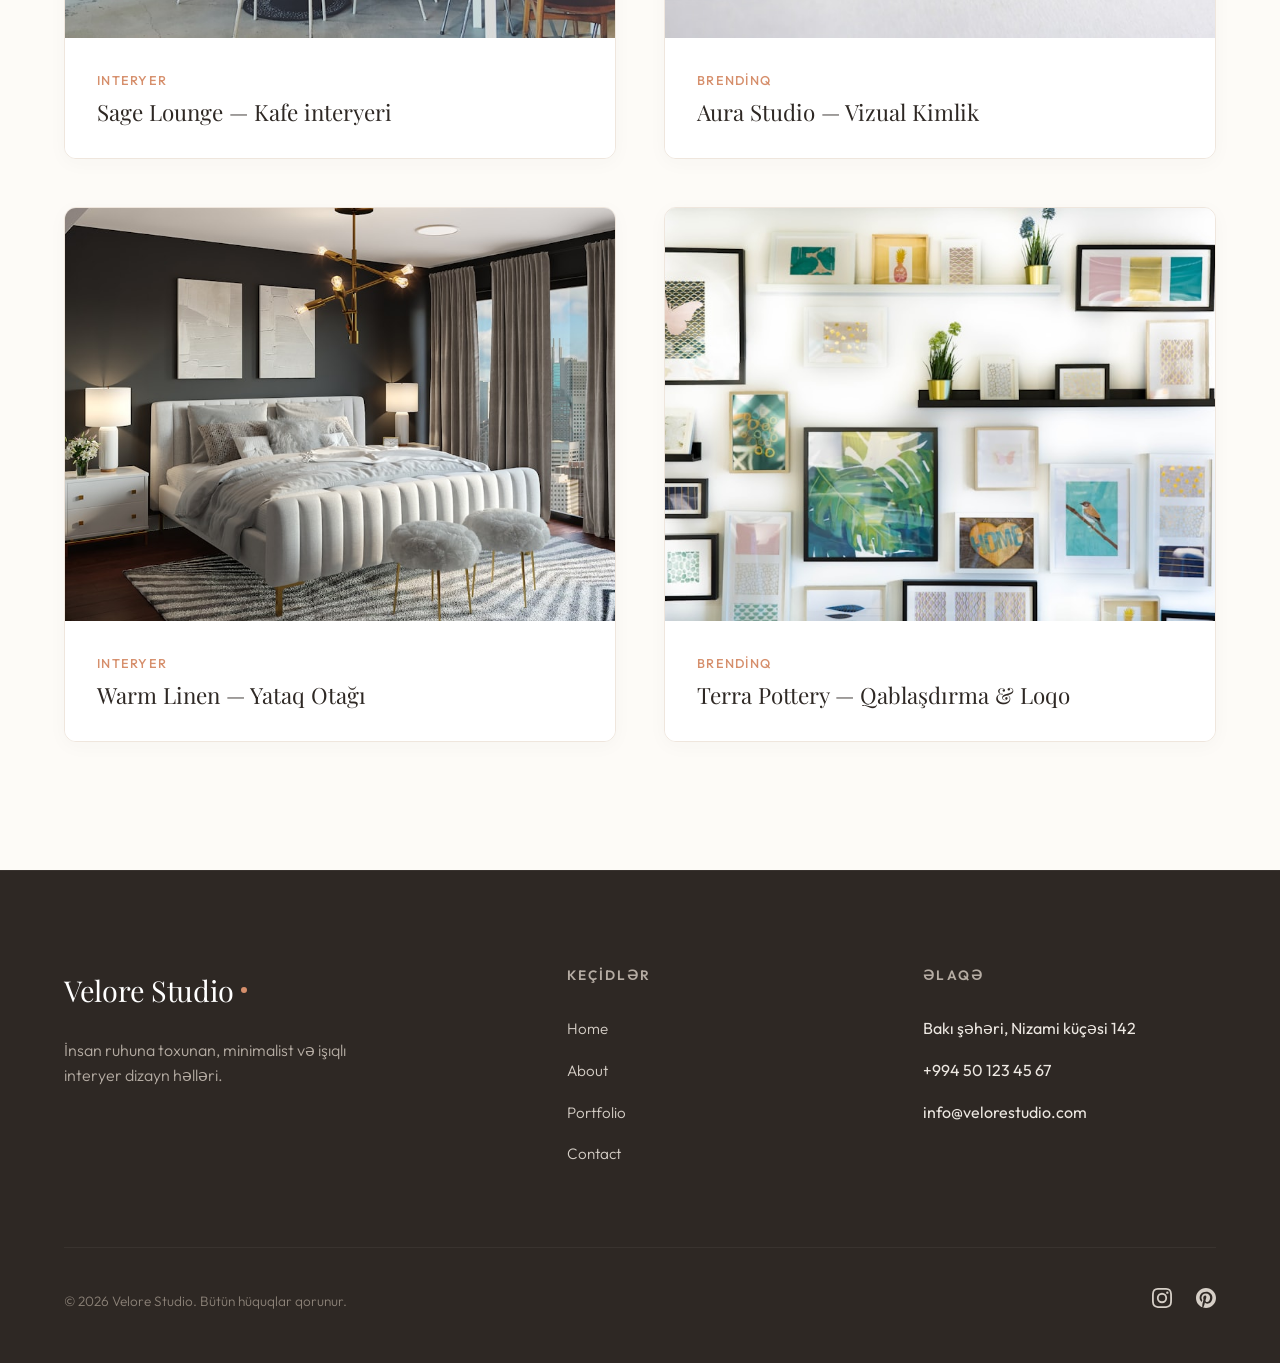
<file: portfolio.html>
<!DOCTYPE html>
<html lang="az">
<head>
  <meta charset="UTF-8">
  <meta name="viewport" content="width=device-width, initial-scale=1.0">
  <title>Portfolio | Velore Studio</title>
  <meta name="description" content="Velore Studio tərəfindən dizayn edilən seçilmiş interyer və brendinq layihələri.">
  <link rel="stylesheet" href="style.css">
</head>
<body>

  <!-- HEADER / NAVBAR -->
  <header>
    <div class="container navbar">
      <a href="index.html" class="logo" id="nav-logo">
        Velore Studio<span class="logo-dot"></span>
      </a>
      
      <!-- Desktop Links -->
      <ul class="nav-links">
        <li><a href="index.html" id="nav-home">Home</a></li>
        <li><a href="about.html" id="nav-about">About</a></li>
        <li><a href="portfolio.html" class="active" id="nav-portfolio">Portfolio</a></li>
        <li><a href="contact.html" id="nav-contact">Contact</a></li>
      </ul>

      <!-- Hamburger Menu Toggle -->
      <div class="menu-toggle" id="menu-toggle-btn">
        <span></span>
        <span></span>
        <span></span>
      </div>
    </div>
  </header>

  <!-- Mobile Drawer Menu -->
  <ul class="mobile-nav" id="mobile-nav-drawer">
    <li><a href="index.html" id="mob-home">Home</a></li>
    <li><a href="about.html" id="mob-about">About</a></li>
    <li><a href="portfolio.html" class="active" id="mob-portfolio">Portfolio</a></li>
    <li><a href="contact.html" id="mob-contact">Contact</a></li>
  </ul>

  <!-- MAIN CONTENT -->
  <main>
    <!-- PORTFOLIO HERO -->
    <section class="about-hero">
      <div class="container">
        <span class="section-tag">İşlərimiz</span>
        <h1>Seçilmiş Layihələr Qalereyası</h1>
        <p>Hər bir detalında zəriflik, işıq və təbii estetika daşıyan ən son işlərimizlə tanış olun.</p>
      </div>
    </section>

    <!-- PORTFOLIO FILTERABLE GRID -->
    <section class="section">
      <div class="container">
        <!-- Filter Buttons -->
        <div class="portfolio-filters">
          <button class="filter-btn active" data-filter="all" id="filter-all">Hamısı</button>
          <button class="filter-btn" data-filter="interyer" id="filter-interyer">Interyer</button>
          <button class="filter-btn" data-filter="brendinq" id="filter-brendinq">Brendinq</button>
        </div>

        <!-- Project Grid -->
        <div class="portfolio-grid" id="projects-container">
          <!-- Project 1 -->
          <div class="portfolio-item" data-category="interyer">
            <div class="portfolio-img-box">
              <img src="assets/project-1.jpg" alt="Baku Residence - Minimalist Banyo">
            </div>
            <div class="portfolio-info">
              <div class="portfolio-cat">Interyer</div>
              <h3>Baku Residence — Minimalist Banyo</h3>
            </div>
          </div>

          <!-- Project 2 -->
          <div class="portfolio-item" data-category="interyer">
            <div class="portfolio-img-box">
              <img src="assets/project-2.jpg" alt="Clay & Oak Mətbəx Konsepti">
            </div>
            <div class="portfolio-info">
              <div class="portfolio-cat">Interyer</div>
              <h3>Clay & Oak Mətbəx Konsepti</h3>
            </div>
          </div>

          <!-- Project 3 -->
          <div class="portfolio-item" data-category="interyer">
            <div class="portfolio-img-box">
              <img src="assets/project-3.jpg" alt="Sage Lounge — Kafe interyeri">
            </div>
            <div class="portfolio-info">
              <div class="portfolio-cat">Interyer</div>
              <h3>Sage Lounge — Kafe interyeri</h3>
            </div>
          </div>

          <!-- Project 4 -->
          <div class="portfolio-item" data-category="brendinq">
            <div class="portfolio-img-box">
              <img src="assets/project-4.jpg" alt="Aura Studio — Korporativ Brendinq">
            </div>
            <div class="portfolio-info">
              <div class="portfolio-cat">Brendinq</div>
              <h3>Aura Studio — Vizual Kimlik</h3>
            </div>
          </div>

          <!-- Project 5 -->
          <div class="portfolio-item" data-category="interyer">
            <div class="portfolio-img-box">
              <img src="assets/project-5.jpg" alt="Warm Linen — Yataq otağı konsepti">
            </div>
            <div class="portfolio-info">
              <div class="portfolio-cat">Interyer</div>
              <h3>Warm Linen — Yataq Otağı</h3>
            </div>
          </div>

          <!-- Project 6 -->
          <div class="portfolio-item" data-category="brendinq">
            <div class="portfolio-img-box">
              <img src="assets/project-6.jpg" alt="Terra Pottery — Loqo & Qablaşdırma">
            </div>
            <div class="portfolio-info">
              <div class="portfolio-cat">Brendinq</div>
              <h3>Terra Pottery — Qablaşdırma & Loqo</h3>
            </div>
          </div>
        </div>
      </div>
    </section>
  </main>

  <!-- FOOTER -->
  <footer>
    <div class="container footer-grid">
      <div class="footer-brand">
        <a href="index.html" class="logo">
          Velore Studio<span class="logo-dot"></span>
        </a>
        <p>İnsan ruhuna toxunan, minimalist və işıqlı interyer dizayn həlləri.</p>
      </div>
      <div class="footer-col">
        <h4>Keçidlər</h4>
        <ul class="footer-links">
          <li><a href="index.html">Home</a></li>
          <li><a href="about.html">About</a></li>
          <li><a href="portfolio.html">Portfolio</a></li>
          <li><a href="contact.html">Contact</a></li>
        </ul>
      </div>
      <div class="footer-col">
        <h4>Əlaqə</h4>
        <ul class="footer-links">
          <li>Bakı şəhəri, Nizami küçəsi 142</li>
          <li>+994 50 123 45 67</li>
          <li>info@velorestudio.com</li>
        </ul>
      </div>
    </div>
    <div class="container footer-bottom">
      <p>&copy; 2026 Velore Studio. Bütün hüquqlar qorunur.</p>
      <div class="footer-socials">
        <a href="#" aria-label="Instagram">
          <svg style="width: 20px; height: 20px; fill: currentColor;" viewBox="0 0 24 24"><path d="M12 2.163c3.204 0 3.584.012 4.85.07 3.252.148 4.771 1.691 4.919 4.919.058 1.265.069 1.645.069 4.849 0 3.205-.012 3.584-.069 4.849-.149 3.225-1.664 4.771-4.919 4.919-1.266.058-1.644.07-4.85.07-3.204 0-3.584-.012-4.849-.07-3.26-.149-4.771-1.699-4.919-4.92-.058-1.265-.07-1.644-.07-4.849 0-3.204.013-3.583.07-4.849.149-3.227 1.664-4.771 4.919-4.919 1.266-.057 1.645-.069 4.849-.069zM12 0C8.741 0 8.333.014 7.053.072 2.695.272.273 2.69.073 7.051.014 8.333 0 8.741 0 12c0 3.259.014 3.668.072 4.948.2 4.358 2.618 6.78 6.98 6.98 1.281.058 1.689.072 4.948.072 3.259 0 3.668-.014 4.948-.072 4.354-.2 6.782-2.618 6.979-6.98.059-1.28.073-1.689.073-4.948 0-3.259-.014-3.667-.072-4.947-.196-4.354-2.617-6.78-6.979-6.98C15.668.014 15.259 0 12 0zm0 5.838a6.162 6.162 0 1 0 0 12.324 6.162 6.162 0 0 0 0-12.324zM12 16a4 4 0 1 1 0-8 4 4 0 0 1 0 8zm6.406-11.845a1.44 1.44 0 1 0 0 2.881 1.44 1.44 0 0 0 0-2.881z"/></svg>
        </a>
        <a href="#" aria-label="Pinterest">
          <svg style="width: 20px; height: 20px; fill: currentColor;" viewBox="0 0 24 24"><path d="M12 0C5.373 0 0 5.372 0 12c0 5.084 3.163 9.426 7.627 11.174-.105-.949-.2-2.405.042-3.441.218-.937 1.407-5.965 1.407-5.965s-.359-.719-.359-1.782c0-1.668.967-2.914 2.171-2.914 1.023 0 1.518.769 1.518 1.69 0 1.029-.655 2.568-.994 3.995-.283 1.194.599 2.169 1.777 2.169 2.133 0 3.772-2.249 3.772-5.495 0-2.873-2.064-4.882-5.012-4.882-3.414 0-5.418 2.561-5.418 5.207 0 1.031.397 2.138.893 2.738.098.119.112.224.083.345l-.333 1.36c-.053.22-.174.267-.402.161-1.499-.698-2.436-2.889-2.436-4.649 0-3.785 2.75-7.262 7.929-7.262 4.163 0 7.398 2.967 7.398 6.931 0 4.136-2.607 7.464-6.227 7.464-1.216 0-2.359-.631-2.75-1.378l-.748 2.853c-.271 1.043-1.002 2.35-1.492 3.146C9.57 23.812 10.763 24 12 24c6.627 0 12-5.373 12-12 0-6.628-5.373-12-12-12z"/></svg>
        </a>
      </div>
    </div>
  </footer>

  <script src="main.js"></script>
</body>
</html>
</file>
<file: style.css>
@import url('https://fonts.googleapis.com/css2?family=Outfit:wght@300;400;500;600;700&family=Playfair+Display:ital,wght@0,400;0,600;1,400&display=swap');

/* ==========================================================================
   CSS VARIABLES & DESIGN TOKENS
   ========================================================================== */
:root {
  /* Colors - Warm, Bright, Heart-warming Palette */
  --color-bg: #FDFBF7;         /* Warm linen canvas */
  --color-surface: #FFFFFF;    /* Pure card white */
  --color-primary: #2E2824;    /* Deep warm charcoal for typography */
  --color-secondary: #70635C;  /* Soft taupe for body/secondary text */
  --color-accent: #D68F6C;     /* Warm terracotta gold for accents */
  --color-accent-hover: #C57D5A; 
  --color-accent-light: #F7EFE5; /* Light creamy sand */
  --color-border: #EFE6DD;     /* Gentle line divider */
  --color-success: #8FA89B;    /* Soft sage success */
  --color-error: #D67A7A;      /* Soft rose error */

  /* Typography */
  --font-display: 'Playfair Display', Georgia, serif;
  --font-sans: 'Outfit', -apple-system, BlinkMacSystemFont, "Segoe UI", Roboto, sans-serif;

  /* Layout Spacing */
  --container-max-width: 1200px;
  --header-height: 80px;

  /* Border Radius & Shadows */
  --radius-sm: 4px;
  --radius-md: 12px;
  --radius-lg: 24px;
  --shadow-sm: 0 4px 20px rgba(74, 66, 60, 0.03);
  --shadow-md: 0 10px 30px rgba(74, 66, 60, 0.06);
  --shadow-lg: 0 20px 50px rgba(74, 66, 60, 0.1);

  /* Transitions */
  --transition-fast: 0.2s cubic-bezier(0.25, 0.46, 0.45, 0.94);
  --transition-smooth: 0.4s cubic-bezier(0.25, 1, 0.5, 1);
  --transition-slow: 0.8s cubic-bezier(0.25, 1, 0.5, 1);
}

/* ==========================================================================
   RESET & BASE STYLES
   ========================================================================== */
*, *::before, *::after {
  box-sizing: border-box;
  margin: 0;
  padding: 0;
}

html {
  scroll-behavior: smooth;
  -webkit-font-smoothing: antialiased;
  -moz-osx-font-smoothing: grayscale;
}

body {
  font-family: var(--font-sans);
  background-color: var(--color-bg);
  color: var(--color-primary);
  line-height: 1.6;
  font-size: 1rem;
  overflow-x: hidden;
}

img {
  max-width: 100%;
  height: auto;
  display: block;
  object-fit: cover;
  transition: transform var(--transition-smooth);
}

a {
  color: inherit;
  text-decoration: none;
  transition: color var(--transition-fast);
}

button, input, textarea, select {
  font-family: inherit;
  font-size: inherit;
  border: none;
  background: none;
  outline: none;
}

/* ==========================================================================
   TYPOGRAPHY UTILITIES
   ========================================================================== */
h1, h2, h3, h4, h5, h6 {
  font-family: var(--font-display);
  font-weight: 400;
  line-height: 1.25;
  margin-bottom: 1rem;
}

h1 {
  font-size: clamp(2.5rem, 5vw, 4.5rem);
}

h2 {
  font-size: clamp(2rem, 3.5vw, 3rem);
  letter-spacing: -0.02em;
}

h3 {
  font-size: clamp(1.5rem, 2.5vw, 2rem);
}

p {
  color: var(--color-secondary);
  font-size: clamp(1rem, 1.1vw, 1.15rem);
  font-weight: 300;
  margin-bottom: 1.5rem;
}

.text-accent {
  color: var(--color-accent);
}

.serif-italic {
  font-family: var(--font-display);
  font-style: italic;
}

.section-tag {
  font-family: var(--font-sans);
  text-transform: uppercase;
  font-size: 0.85rem;
  letter-spacing: 0.15em;
  font-weight: 500;
  color: var(--color-accent);
  margin-bottom: 1rem;
  display: inline-block;
}

/* ==========================================================================
   LAYOUT STRUCTURE
   ========================================================================== */
.container {
  width: 90%;
  max-width: var(--container-max-width);
  margin: 0 auto;
}

.section {
  padding: 8rem 0;
  position: relative;
}

@media (max-width: 768px) {
  .section {
    padding: 5rem 0;
  }
}

.flex-center {
  display: flex;
  align-items: center;
  justify-content: center;
}

/* ==========================================================================
   NAVBAR (HEADER)
   ========================================================================== */
header {
  position: fixed;
  top: 0;
  left: 0;
  width: 100%;
  height: var(--header-height);
  z-index: 1000;
  background-color: transparent;
  border-bottom: 1px solid transparent;
  transition: background-color var(--transition-smooth), border-color var(--transition-smooth), height var(--transition-smooth);
}

header.scrolled {
  background-color: rgba(253, 251, 247, 0.95);
  backdrop-filter: blur(10px);
  border-bottom: 1px solid var(--color-border);
  height: 70px;
}

.navbar {
  display: flex;
  justify-content: space-between;
  align-items: center;
  height: 100%;
}

.logo {
  font-family: var(--font-display);
  font-size: 1.8rem;
  font-weight: 400;
  letter-spacing: -0.01em;
  color: var(--color-primary);
  display: flex;
  align-items: center;
  gap: 0.5rem;
}

.logo-dot {
  width: 6px;
  height: 6px;
  background-color: var(--color-accent);
  border-radius: 50%;
  display: inline-block;
}

.nav-links {
  display: flex;
  gap: 3rem;
  list-style: none;
}

.nav-links a {
  font-size: 0.95rem;
  font-weight: 400;
  letter-spacing: 0.05em;
  position: relative;
  padding: 0.5rem 0;
}

.nav-links a::after {
  content: '';
  position: absolute;
  bottom: 0;
  left: 0;
  width: 0;
  height: 1.5px;
  background-color: var(--color-accent);
  transition: width var(--transition-fast);
}

.nav-links a:hover::after,
.nav-links a.active::after {
  width: 100%;
}

.nav-links a.active {
  color: var(--color-accent);
}

/* Hamburger Menu Icon */
.menu-toggle {
  display: none;
  flex-direction: column;
  justify-content: space-between;
  width: 24px;
  height: 18px;
  cursor: pointer;
  z-index: 1002;
}

.menu-toggle span {
  width: 100%;
  height: 2px;
  background-color: var(--color-primary);
  transition: transform var(--transition-smooth), opacity var(--transition-smooth);
}

/* Mobile Navigation Drawer */
.mobile-nav {
  position: fixed;
  top: 0;
  right: -100%;
  width: 100%;
  height: 100vh;
  background-color: var(--color-bg);
  z-index: 1001;
  display: flex;
  flex-direction: column;
  justify-content: center;
  align-items: center;
  gap: 2.5rem;
  list-style: none;
  transition: right var(--transition-smooth);
}

.mobile-nav.open {
  right: 0;
}

.mobile-nav a {
  font-size: 2rem;
  font-family: var(--font-display);
  color: var(--color-primary);
  transition: color var(--transition-fast);
}

.mobile-nav a:hover,
.mobile-nav a.active {
  color: var(--color-accent);
}

/* Open Menu Hamburger State */
.menu-toggle.open span:nth-child(1) {
  transform: translateY(8px) rotate(45deg);
}

.menu-toggle.open span:nth-child(2) {
  opacity: 0;
}

.menu-toggle.open span:nth-child(3) {
  transform: translateY(-8px) rotate(-45deg);
}

@media (max-width: 768px) {
  .nav-links {
    display: none;
  }
  .menu-toggle {
    display: flex;
  }
}

/* ==========================================================================
   BUTTONS
   ========================================================================== */
.btn {
  display: inline-flex;
  align-items: center;
  gap: 0.8rem;
  padding: 1rem 2.2rem;
  font-size: 0.9rem;
  font-weight: 500;
  letter-spacing: 0.1em;
  text-transform: uppercase;
  border-radius: var(--radius-sm);
  cursor: pointer;
  transition: background-color var(--transition-smooth), color var(--transition-smooth), transform var(--transition-smooth), border-color var(--transition-smooth);
  position: relative;
}

.btn-primary {
  background-color: var(--color-accent);
  color: var(--color-surface);
}

.btn-primary:hover {
  background-color: var(--color-accent-hover);
  transform: translateY(-2px);
}

.btn-outline {
  border: 1px solid var(--color-border);
  color: var(--color-primary);
  background-color: transparent;
}

.btn-outline:hover {
  border-color: var(--color-accent);
  background-color: var(--color-accent-light);
  color: var(--color-accent-hover);
}

.btn-icon {
  width: 14px;
  height: 14px;
  fill: currentColor;
}

/* ==========================================================================
   HERO SECTION
   ========================================================================== */
.hero {
  min-height: 100vh;
  display: flex;
  align-items: center;
  padding-top: var(--header-height);
  background: radial-gradient(circle at 80% 20%, #FFF5ED 0%, var(--color-bg) 70%);
}

.hero-grid {
  display: grid;
  grid-template-columns: 1.2fr 1fr;
  gap: 4rem;
  align-items: center;
}

.hero-content {
  max-width: 600px;
}

.hero-subtitle {
  font-size: 1.1rem;
  letter-spacing: 0.05em;
  color: var(--color-secondary);
  margin-bottom: 2rem;
  max-width: 480px;
}

.hero-buttons {
  display: flex;
  gap: 1.5rem;
}

.hero-image-wrapper {
  position: relative;
  width: 100%;
  aspect-ratio: 4 / 5;
  border-radius: var(--radius-lg);
  overflow: hidden;
  box-shadow: var(--shadow-lg);
}

.hero-image-wrapper::after {
  content: '';
  position: absolute;
  inset: 0;
  border: 1px solid rgba(255, 255, 255, 0.15);
  border-radius: var(--radius-lg);
  pointer-events: none;
}

.hero-image-wrapper img {
  width: 100%;
  height: 100%;
}

.hero-badge {
  position: absolute;
  bottom: 2rem;
  left: -2rem;
  background-color: var(--color-surface);
  padding: 1.5rem;
  border-radius: var(--radius-md);
  box-shadow: var(--shadow-md);
  display: flex;
  flex-direction: column;
  gap: 0.2rem;
  border: 1px solid var(--color-border);
}

.hero-badge .num {
  font-family: var(--font-display);
  font-size: 2.2rem;
  color: var(--color-accent);
  line-height: 1;
}

.hero-badge .lbl {
  font-size: 0.75rem;
  text-transform: uppercase;
  letter-spacing: 0.1em;
  color: var(--color-secondary);
}

@media (max-width: 992px) {
  .hero {
    padding-top: 6rem;
    padding-bottom: 4rem;
  }
  .hero-grid {
    grid-template-columns: 1fr;
    gap: 3rem;
  }
  .hero-image-wrapper {
    max-width: 500px;
    margin: 0 auto;
  }
  .hero-badge {
    left: 1rem;
  }
}

@media (max-width: 576px) {
  .hero-buttons {
    flex-direction: column;
    gap: 1rem;
  }
  .hero-buttons .btn {
    width: 100%;
    justify-content: center;
  }
}

/* ==========================================================================
   PHILOSOPHY SECTION
   ========================================================================== */
.philosophy-grid {
  display: grid;
  grid-template-columns: 1fr 1fr;
  gap: 6rem;
  align-items: center;
}

.philosophy-images {
  display: grid;
  grid-template-columns: repeat(12, 1fr);
  position: relative;
}

.phil-img-1 {
  grid-column: 1 / span 9;
  aspect-ratio: 4/5;
  border-radius: var(--radius-md);
  overflow: hidden;
  box-shadow: var(--shadow-md);
}

.phil-img-2 {
  grid-column: 7 / -1;
  grid-row: 1;
  margin-top: 30%;
  aspect-ratio: 1;
  border-radius: var(--radius-md);
  overflow: hidden;
  box-shadow: var(--shadow-lg);
  border: 8px solid var(--color-bg);
  z-index: 2;
}

@media (max-width: 992px) {
  .philosophy-grid {
    grid-template-columns: 1fr;
    gap: 4rem;
  }
  .philosophy-images {
    max-width: 500px;
    margin: 0 auto;
    width: 100%;
  }
}

/* ==========================================================================
   SERVICES SECTION
   ========================================================================== */
.bg-light {
  background-color: var(--color-accent-light);
}

.section-header {
  text-align: center;
  max-width: 600px;
  margin: 0 auto 4.5rem;
}

.services-grid {
  display: grid;
  grid-template-columns: repeat(3, 1fr);
  gap: 2.5rem;
}

.service-card {
  background-color: var(--color-surface);
  padding: 3.5rem 2.5rem;
  border-radius: var(--radius-md);
  box-shadow: var(--shadow-sm);
  border: 1px solid var(--color-border);
  transition: transform var(--transition-smooth), box-shadow var(--transition-smooth), border-color var(--transition-smooth);
}

.service-card:hover {
  transform: translateY(-8px);
  box-shadow: var(--shadow-md);
  border-color: var(--color-accent);
}

.service-icon-wrapper {
  width: 60px;
  height: 60px;
  border-radius: 50%;
  background-color: var(--color-accent-light);
  display: flex;
  align-items: center;
  justify-content: center;
  margin-bottom: 2rem;
  color: var(--color-accent);
}

.service-icon-wrapper svg {
  width: 24px;
  height: 24px;
  fill: currentColor;
}

.service-card h3 {
  margin-bottom: 1rem;
}

@media (max-width: 992px) {
  .services-grid {
    grid-template-columns: repeat(2, 1fr);
  }
}

@media (max-width: 768px) {
  .services-grid {
    grid-template-columns: 1fr;
  }
  .service-card {
    padding: 2.5rem 2rem;
  }
}

/* ==========================================================================
   PORTFOLIO (GRID / GALLERY)
   ========================================================================== */
.portfolio-filters {
  display: flex;
  justify-content: center;
  gap: 1.5rem;
  margin-bottom: 4rem;
  flex-wrap: wrap;
}

.filter-btn {
  font-size: 0.9rem;
  font-weight: 500;
  text-transform: uppercase;
  letter-spacing: 0.1em;
  padding: 0.6rem 1.5rem;
  border-radius: 30px;
  border: 1px solid var(--color-border);
  cursor: pointer;
  transition: all var(--transition-fast);
}

.filter-btn:hover,
.filter-btn.active {
  background-color: var(--color-accent);
  color: var(--color-surface);
  border-color: var(--color-accent);
}

.portfolio-grid {
  display: grid;
  grid-template-columns: repeat(2, 1fr);
  gap: 3rem;
}

.portfolio-item {
  display: block;
  border-radius: var(--radius-md);
  overflow: hidden;
  box-shadow: var(--shadow-sm);
  background-color: var(--color-surface);
  border: 1px solid var(--color-border);
}

.portfolio-img-box {
  width: 100%;
  aspect-ratio: 4 / 3;
  overflow: hidden;
  position: relative;
}

.portfolio-img-box img {
  width: 100%;
  height: 100%;
}

.portfolio-item:hover .portfolio-img-box img {
  transform: scale(1.05);
}

.portfolio-info {
  padding: 2rem;
  background-color: var(--color-surface);
}

.portfolio-cat {
  font-size: 0.8rem;
  text-transform: uppercase;
  letter-spacing: 0.1em;
  color: var(--color-accent);
  margin-bottom: 0.5rem;
  font-weight: 500;
}

.portfolio-info h3 {
  font-size: 1.4rem;
  margin-bottom: 0;
}

@media (max-width: 768px) {
  .portfolio-grid {
    grid-template-columns: 1fr;
    gap: 2rem;
  }
}

/* ==========================================================================
   TESTIMONIALS SLIDER
   ========================================================================== */
.testimonials-section {
  background-color: #F8F5F0;
  overflow: hidden;
}

.slider-container {
  max-width: 800px;
  margin: 0 auto;
  position: relative;
  padding: 1rem 0;
}

.testimonials-slider {
  display: flex;
  position: relative;
  width: 100%;
  min-height: 250px;
  align-items: center;
}

.testimonial-slide {
  position: absolute;
  top: 0;
  left: 0;
  width: 100%;
  opacity: 0;
  transform: translateX(30px);
  transition: opacity 0.5s ease, transform 0.5s ease;
  pointer-events: none;
}

.testimonial-slide.active {
  position: relative;
  opacity: 1;
  transform: translateX(0);
  pointer-events: auto;
}

.testimonial-quote {
  font-family: var(--font-display);
  font-size: clamp(1.4rem, 2.5vw, 2.2rem);
  line-height: 1.4;
  color: var(--color-primary);
  margin-bottom: 2.5rem;
  position: relative;
}

.testimonial-author {
  display: flex;
  align-items: center;
  gap: 1.2rem;
}

.author-img {
  width: 50px;
  height: 50px;
  border-radius: 50%;
  overflow: hidden;
}

.author-img img {
  width: 100%;
  height: 100%;
}

.author-info h4 {
  font-family: var(--font-sans);
  font-size: 1rem;
  font-weight: 600;
  margin-bottom: 0.1rem;
}

.author-info p {
  font-size: 0.85rem;
  color: var(--color-secondary);
  margin-bottom: 0;
}

.slider-controls {
  display: flex;
  gap: 1rem;
  justify-content: flex-end;
  margin-top: 2rem;
}

.slider-btn {
  width: 48px;
  height: 48px;
  border-radius: 50%;
  border: 1px solid var(--color-border);
  display: flex;
  align-items: center;
  justify-content: center;
  cursor: pointer;
  background-color: var(--color-surface);
  transition: all var(--transition-fast);
  color: var(--color-primary);
}

.slider-btn:hover {
  border-color: var(--color-accent);
  background-color: var(--color-accent);
  color: var(--color-surface);
}

.slider-btn svg {
  width: 16px;
  height: 16px;
  fill: currentColor;
}

/* ==========================================================================
   ABOUT PAGE DETAILS
   ========================================================================== */
.about-hero {
  padding: 10rem 0 5rem;
  text-align: center;
  background-color: var(--color-accent-light);
}

.about-hero h1 {
  margin-bottom: 1.5rem;
}

.about-hero p {
  max-width: 600px;
  margin: 0 auto;
}

.about-intro-grid {
  display: grid;
  grid-template-columns: 1fr 1fr;
  gap: 6rem;
  align-items: center;
}

.about-intro-img {
  border-radius: var(--radius-lg);
  overflow: hidden;
  box-shadow: var(--shadow-lg);
  aspect-ratio: 4 / 5;
}

.about-intro-img img {
  width: 100%;
  height: 100%;
}

@media (max-width: 992px) {
  .about-intro-grid {
    grid-template-columns: 1fr;
    gap: 4rem;
  }
}

.values-section {
  background-color: var(--color-surface);
  border-top: 1px solid var(--color-border);
  border-bottom: 1px solid var(--color-border);
}

.values-grid {
  display: grid;
  grid-template-columns: repeat(3, 1fr);
  gap: 4rem;
}

.value-item h3 {
  font-family: var(--font-display);
  font-size: 1.8rem;
  margin-bottom: 1rem;
}

.value-item p {
  font-size: 1rem;
}

@media (max-width: 768px) {
  .values-grid {
    grid-template-columns: 1fr;
    gap: 2.5rem;
  }
}

.team-grid {
  display: grid;
  grid-template-columns: repeat(3, 1fr);
  gap: 3rem;
}

.team-card {
  text-align: center;
}

.team-img-box {
  width: 100%;
  aspect-ratio: 3 / 4;
  border-radius: var(--radius-md);
  overflow: hidden;
  margin-bottom: 1.5rem;
  box-shadow: var(--shadow-sm);
  position: relative;
}

.team-img-box img {
  width: 100%;
  height: 100%;
}

.team-card h3 {
  font-family: var(--font-sans);
  font-size: 1.25rem;
  font-weight: 500;
  margin-bottom: 0.3rem;
}

.team-card p {
  font-size: 0.9rem;
  color: var(--color-accent);
  text-transform: uppercase;
  letter-spacing: 0.1em;
  font-weight: 500;
}

@media (max-width: 768px) {
  .team-grid {
    grid-template-columns: 1fr;
    max-width: 400px;
    margin: 0 auto;
  }
}

/* ==========================================================================
   CONTACT PAGE DETAILS
   ========================================================================== */
.contact-grid {
  display: grid;
  grid-template-columns: 1fr 1.2fr;
  gap: 6rem;
}

.contact-info-panel {
  display: flex;
  flex-direction: column;
  gap: 3.5rem;
}

.contact-info-group h3 {
  font-family: var(--font-sans);
  font-size: 0.85rem;
  text-transform: uppercase;
  letter-spacing: 0.15em;
  font-weight: 600;
  color: var(--color-accent);
  margin-bottom: 1rem;
}

.contact-info-group p {
  font-size: 1.3rem;
  font-family: var(--font-display);
  color: var(--color-primary);
  margin-bottom: 0;
  line-height: 1.4;
}

.contact-info-group a:hover {
  color: var(--color-accent);
}

.social-links {
  display: flex;
  gap: 1.5rem;
  list-style: none;
}

.social-link {
  width: 44px;
  height: 44px;
  border-radius: 50%;
  border: 1px solid var(--color-border);
  display: flex;
  align-items: center;
  justify-content: center;
  transition: all var(--transition-fast);
}

.social-link:hover {
  border-color: var(--color-accent);
  background-color: var(--color-accent);
  color: var(--color-surface);
}

.social-link svg {
  width: 18px;
  height: 18px;
  fill: currentColor;
}

/* Forms */
.contact-form-panel {
  background-color: var(--color-surface);
  padding: 4rem;
  border-radius: var(--radius-lg);
  box-shadow: var(--shadow-md);
  border: 1px solid var(--color-border);
}

.form-group {
  margin-bottom: 2rem;
}

.form-group label {
  display: block;
  font-size: 0.85rem;
  font-weight: 500;
  text-transform: uppercase;
  letter-spacing: 0.1em;
  margin-bottom: 0.6rem;
  color: var(--color-primary);
}

.form-control {
  width: 100%;
  padding: 1rem 0;
  border-bottom: 1px solid var(--color-border);
  font-size: 1.05rem;
  color: var(--color-primary);
  transition: border-color var(--transition-fast);
}

.form-control:focus {
  border-color: var(--color-accent);
}

textarea.form-control {
  min-height: 120px;
  resize: vertical;
}

.form-message {
  margin-top: 1.5rem;
  font-size: 0.95rem;
  font-weight: 500;
  display: none;
  padding: 1rem;
  border-radius: var(--radius-sm);
}

.form-message.success {
  display: block;
  background-color: rgba(143, 168, 155, 0.15);
  color: var(--color-success);
  border: 1px solid var(--color-success);
}

.form-message.error {
  display: block;
  background-color: rgba(214, 122, 122, 0.15);
  color: var(--color-error);
  border: 1px solid var(--color-error);
}

@media (max-width: 992px) {
  .contact-grid {
    grid-template-columns: 1fr;
    gap: 4rem;
  }
  .contact-form-panel {
    padding: 3rem 2rem;
  }
}

/* ==========================================================================
   FOOTER
   ========================================================================== */
footer {
  background-color: var(--color-primary);
  color: #ECE7E1;
  padding: 6rem 0 3rem;
  border-top: 1px solid rgba(255, 255, 255, 0.05);
}

.footer-grid {
  display: grid;
  grid-template-columns: 1.5fr 1fr 1fr;
  gap: 4rem;
  margin-bottom: 5rem;
}

.footer-brand .logo {
  color: #FFFFFF;
  margin-bottom: 1.5rem;
}

.footer-brand p {
  color: #B5ACA3;
  max-width: 320px;
  font-size: 1rem;
}

.footer-col h4 {
  font-family: var(--font-sans);
  font-size: 0.85rem;
  text-transform: uppercase;
  letter-spacing: 0.15em;
  font-weight: 600;
  color: #B5ACA3;
  margin-bottom: 2rem;
}

.footer-links {
  list-style: none;
  display: flex;
  flex-direction: column;
  gap: 1rem;
}

.footer-links a {
  color: #D6CFC7;
  font-size: 0.95rem;
  font-weight: 300;
}

.footer-links a:hover {
  color: var(--color-accent);
}

.footer-bottom {
  border-top: 1px solid rgba(255, 255, 255, 0.05);
  padding-top: 2.5rem;
  display: flex;
  justify-content: space-between;
  align-items: center;
  flex-wrap: wrap;
  gap: 1.5rem;
}

.footer-bottom p {
  margin-bottom: 0;
  font-size: 0.85rem;
  color: #8C8278;
}

.footer-socials {
  display: flex;
  gap: 1.5rem;
}

.footer-socials a {
  color: #D6CFC7;
  transition: color var(--transition-fast);
}

.footer-socials a:hover {
  color: var(--color-accent);
}

@media (max-width: 768px) {
  .footer-grid {
    grid-template-columns: 1fr;
    gap: 3rem;
  }
  .footer-bottom {
    flex-direction: column;
    text-align: center;
    align-items: center;
  }
}
</file>
